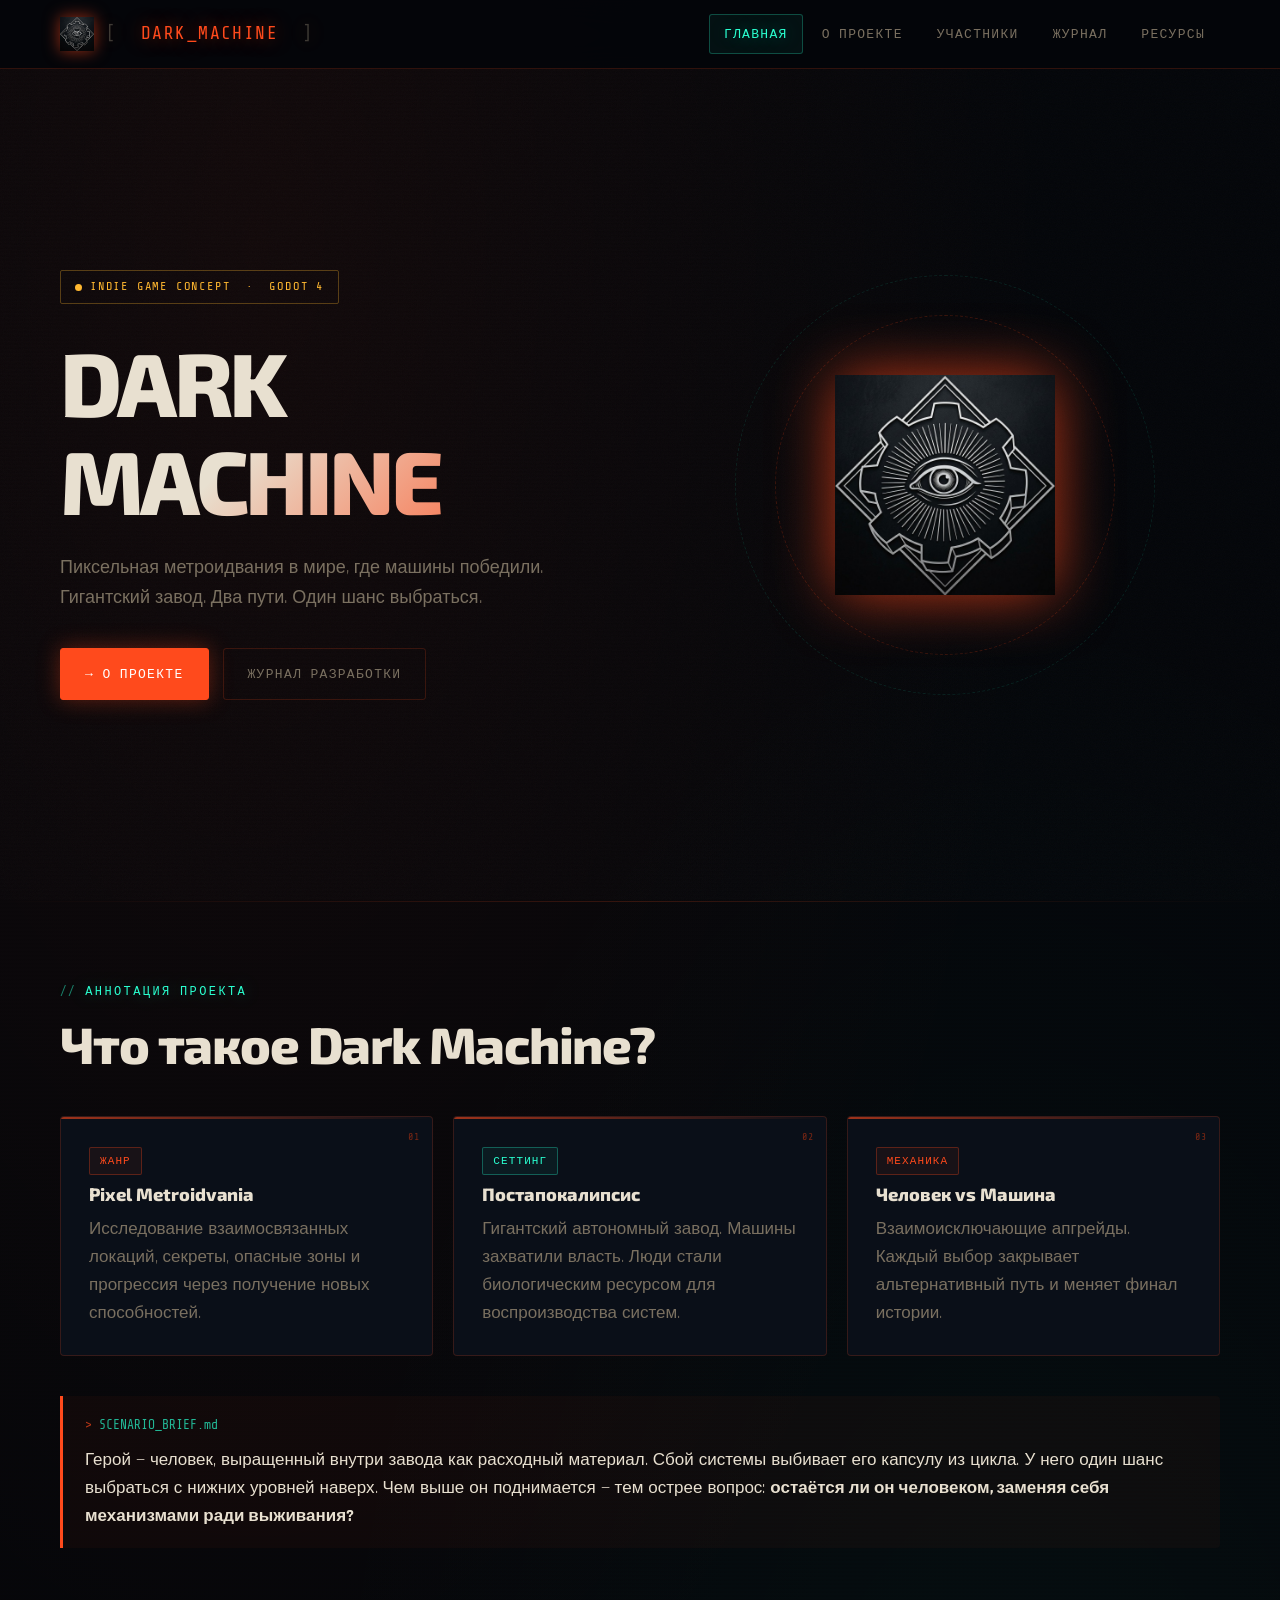
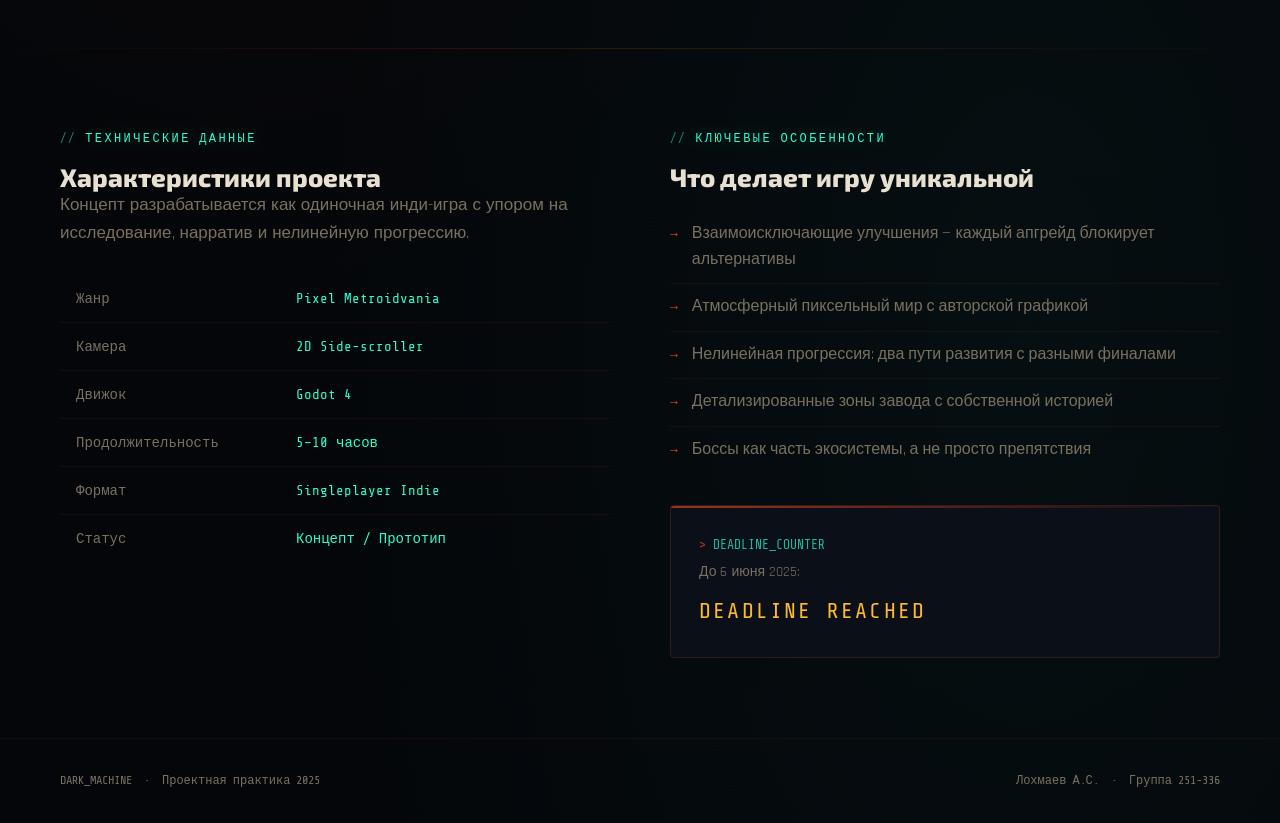
<file: site/index.html>
<!DOCTYPE html>
<html lang="ru">
<head>
    <meta charset="UTF-8">
    <meta name="viewport" content="width=device-width, initial-scale=1.0">
    <title>Dark Machine — Главная</title>
    <link rel="stylesheet" href="assets/css/style.css">
</head>
<body>

<header class="site-header">
    <div class="container header-inner">
        <a class="logo" href="index.html">
            <img src="images/logoDM.png" alt="DM">
            <span class="logo-bracket">[</span>&nbsp;DARK_MACHINE&nbsp;<span class="logo-bracket">]</span>
        </a>
        <nav class="nav">
            <a href="index.html" class="nav-link active">Главная</a>
            <a href="about.html" class="nav-link">О проекте</a>
            <a href="participants.html" class="nav-link">Участники</a>
            <a href="journal.html" class="nav-link">Журнал</a>
            <a href="resources.html" class="nav-link">Ресурсы</a>
        </nav>
    </div>
</header>

<main>

    <!-- ═══ HERO ═══ -->
    <section class="hero-wrap">
        <div class="container">
            <div class="hero-grid">
                <div>
                    <div class="hero-badge">INDIE GAME CONCEPT &nbsp;·&nbsp; GODOT 4</div>
                    <h1 class="hero-title">DARK<br>MACHINE</h1>
                    <p class="hero-desc">
                        Пиксельная метроидвания в мире, где машины победили.
                        Гигантский завод. Два пути. Один шанс выбраться.
                    </p>
                    <div class="hero-actions">
                        <a href="about.html" class="btn btn-primary">→ О проекте</a>
                        <a href="journal.html" class="btn btn-ghost">Журнал разработки</a>
                    </div>
                </div>
                <div class="hero-visual">
                    <div class="logo-display">
                        <div class="orbit orbit-1"></div>
                        <div class="orbit orbit-2"></div>
                        <img src="images/logoDM.png" alt="Dark Machine Logo">
                    </div>
                </div>
            </div>
        </div>
    </section>

    <div class="divider"></div>

    <!-- ═══ АННОТАЦИЯ ═══ -->
    <section class="section">
        <div class="container">
            <div class="section-head">
                <div class="eyebrow">Аннотация проекта</div>
                <h2>Что такое Dark Machine?</h2>
            </div>

            <div class="cards-grid">
                <div class="card">
                    <div class="card-corner">01</div>
                    <div class="stat-badge">Жанр</div>
                    <h3>Pixel Metroidvania</h3>
                    <p>Исследование взаимосвязанных локаций, секреты, опасные зоны и прогрессия через получение новых способностей.</p>
                </div>
                <div class="card">
                    <div class="card-corner">02</div>
                    <div class="stat-badge teal">Сеттинг</div>
                    <h3>Постапокалипсис</h3>
                    <p>Гигантский автономный завод. Машины захватили власть. Люди стали биологическим ресурсом для воспроизводства систем.</p>
                </div>
                <div class="card">
                    <div class="card-corner">03</div>
                    <div class="stat-badge">Механика</div>
                    <h3>Человек vs Машина</h3>
                    <p>Взаимоисключающие апгрейды. Каждый выбор закрывает альтернативный путь и меняет финал истории.</p>
                </div>
            </div>

            <!-- Ключевая история -->
            <div class="highlight-box" style="margin-top: 40px;">
                <div class="terminal-line">SCENARIO_BRIEF.md</div>
                <p style="margin-top: 10px; font-size: 17px; color: var(--text);">
                    Герой — человек, выращенный внутри завода как расходный материал. Сбой системы выбивает его капсулу из цикла. У него один шанс выбраться с нижних уровней наверх. Чем выше он поднимается — тем острее вопрос: <strong>остаётся ли он человеком, заменяя себя механизмами ради выживания?</strong>
                </p>
            </div>
        </div>
    </section>

    <div class="divider"></div>

    <!-- ═══ ХАРАКТЕРИСТИКИ ═══ -->
    <section class="section">
        <div class="container">
            <div class="split">
                <div>
                    <div class="eyebrow">Технические данные</div>
                    <h2>Характеристики проекта</h2>
                    <p>Концепт разрабатывается как одиночная инди-игра с упором на исследование, нарратив и нелинейную прогрессию.</p>
                    <table class="spec-table" style="margin-top: 28px;">
                        <tr><td>Жанр</td><td>Pixel Metroidvania</td></tr>
                        <tr><td>Камера</td><td>2D Side-scroller</td></tr>
                        <tr><td>Движок</td><td>Godot 4</td></tr>
                        <tr><td>Продолжительность</td><td>5–10 часов</td></tr>
                        <tr><td>Формат</td><td>Singleplayer Indie</td></tr>
                        <tr><td>Статус</td><td>Концепт / Прототип</td></tr>
                    </table>
                </div>
                <div>
                    <div class="eyebrow">Ключевые особенности</div>
                    <h2>Что делает игру уникальной</h2>
                    <ul class="contrib-list" style="margin-top: 20px;">
                        <li>Взаимоисключающие улучшения — каждый апгрейд блокирует альтернативы</li>
                        <li>Атмосферный пиксельный мир с авторской графикой</li>
                        <li>Нелинейная прогрессия: два пути развития с разными финалами</li>
                        <li>Детализированные зоны завода с собственной историей</li>
                        <li>Боссы как часть экосистемы, а не просто препятствия</li>
                    </ul>

                    <!-- Дедлайн таймер -->
                    <div class="card" style="margin-top: 32px;">
                        <div class="terminal-line">DEADLINE_COUNTER</div>
                        <p style="font-size: 14px; margin-top: 6px; margin-bottom: 8px;">До 6 июня 2025:</p>
                        <div id="countdown" style="font-family: var(--mono); font-size: 22px; color: var(--amber); letter-spacing: 0.1em;">
                            — — : — —
                        </div>
                        <style>
                            #countdown em { font-style: normal; color: var(--muted); font-size: 14px; margin-right: 6px; }
                            #countdown span { color: var(--amber); }
                        </style>
                    </div>
                </div>
            </div>
        </div>
    </section>



</main>

<footer class="site-footer">
    <div class="container footer-inner">
        <p>DARK_MACHINE &nbsp;·&nbsp; Проектная практика 2025</p>
        <p>Лохмаев А.С. &nbsp;·&nbsp; Группа 251-336</p>
    </div>
</footer>

<script src="assets/js/main.js"></script>
</body>
</html>
</file>
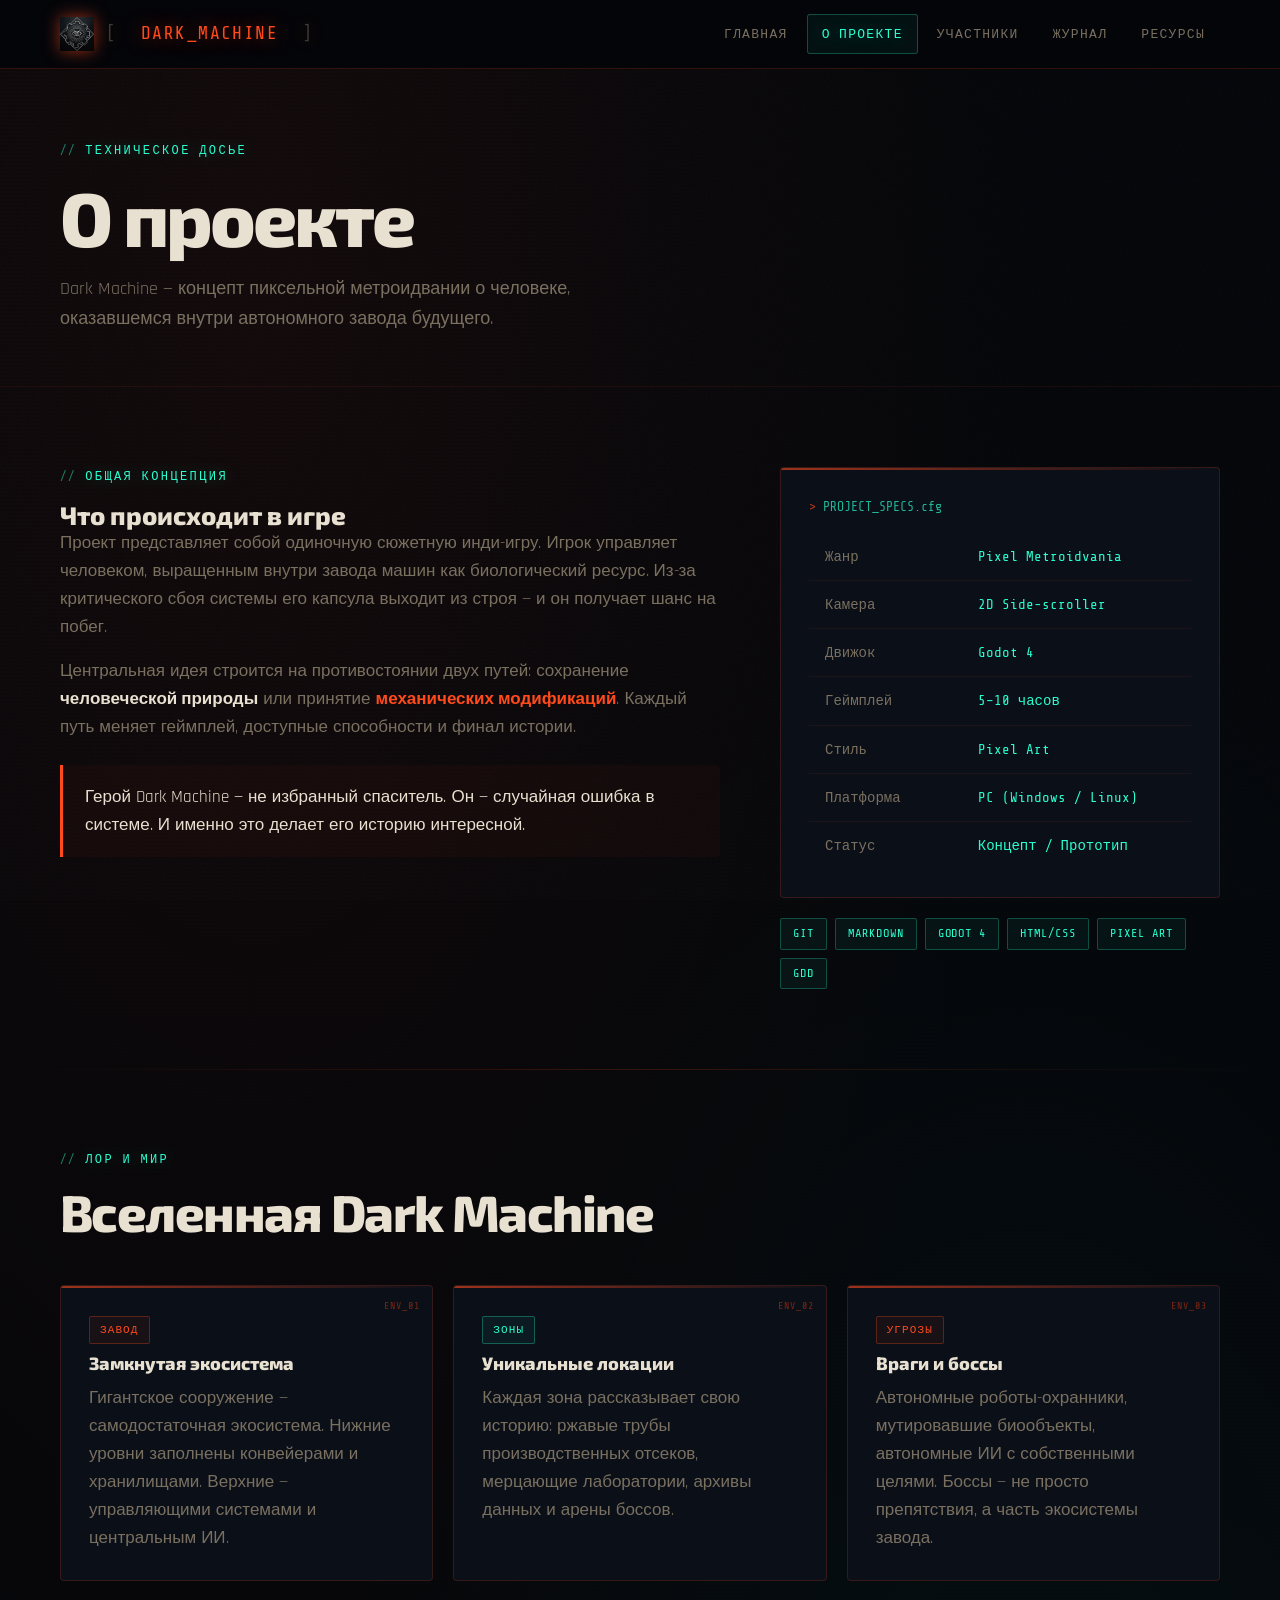
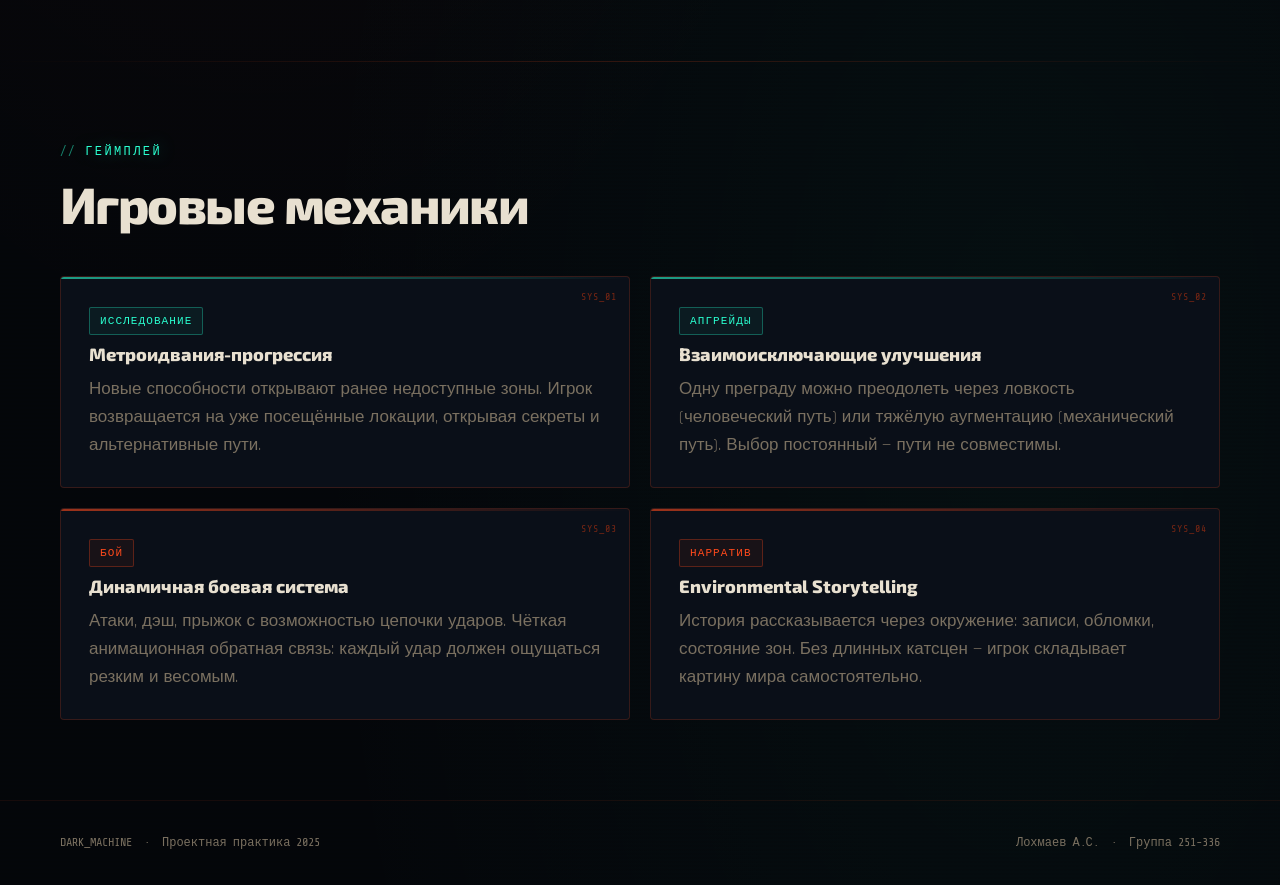
<file: site/about.html>
<!DOCTYPE html>
<html lang="ru">
<head>
    <meta charset="UTF-8">
    <meta name="viewport" content="width=device-width, initial-scale=1.0">
    <title>Dark Machine — О проекте</title>
    <link rel="stylesheet" href="assets/css/style.css">
</head>
<body>

<header class="site-header">
    <div class="container header-inner">
        <a class="logo" href="index.html">
            <img src="images/logoDM.png" alt="DM">
            <span class="logo-bracket">[</span>&nbsp;DARK_MACHINE&nbsp;<span class="logo-bracket">]</span>
        </a>
        <nav class="nav">
            <a href="index.html" class="nav-link">Главная</a>
            <a href="about.html" class="nav-link active">О проекте</a>
            <a href="participants.html" class="nav-link">Участники</a>
            <a href="journal.html" class="nav-link">Журнал</a>
            <a href="resources.html" class="nav-link">Ресурсы</a>
        </nav>
    </div>
</header>

<main>

    <section class="page-hero">
        <div class="container">
            <div class="eyebrow">Техническое досье</div>
            <h1 style="font-size: clamp(40px,6vw,76px); letter-spacing:-0.04em; margin-bottom: 16px;">О проекте</h1>
            <p style="font-size:18px; max-width:600px;">
                Dark Machine — концепт пиксельной метроидвании о человеке, оказавшемся внутри автономного завода будущего.
            </p>
        </div>
    </section>

    <!-- ═══ КОНЦЕПЦИЯ ═══ -->
    <section class="section">
        <div class="container">
            <div class="split split-wide">
                <div>
                    <div class="eyebrow">Общая концепция</div>
                    <h2>Что происходит в игре</h2>
                    <p>
                        Проект представляет собой одиночную сюжетную инди-игру. Игрок управляет человеком,
                        выращенным внутри завода машин как биологический ресурс. Из-за критического сбоя системы
                        его капсула выходит из строя — и он получает шанс на побег.
                    </p>
                    <p>
                        Центральная идея строится на противостоянии двух путей: сохранение
                        <strong style="color:var(--text)">человеческой природы</strong> или принятие
                        <strong style="color:var(--red)">механических модификаций</strong>.
                        Каждый путь меняет геймплей, доступные способности и финал истории.
                    </p>
                    <div class="highlight-box" style="margin-top: 24px;">
                        <p style="color: var(--text); margin:0;">
                            Герой Dark Machine — не избранный спаситель. Он — случайная ошибка в системе.
                            И именно это делает его историю интересной.
                        </p>
                    </div>
                </div>
                <div>
                    <div class="card">
                        <div class="terminal-line">PROJECT_SPECS.cfg</div>
                        <table class="spec-table" style="margin-top: 16px;">
                            <tr><td>Жанр</td><td>Pixel Metroidvania</td></tr>
                            <tr><td>Камера</td><td>2D Side-scroller</td></tr>
                            <tr><td>Движок</td><td>Godot 4</td></tr>
                            <tr><td>Геймплей</td><td>5–10 часов</td></tr>
                            <tr><td>Стиль</td><td>Pixel Art</td></tr>
                            <tr><td>Платформа</td><td>PC (Windows / Linux)</td></tr>
                            <tr><td>Статус</td><td>Концепт / Прототип</td></tr>
                        </table>
                    </div>

                    <div class="tag-row" style="margin-top: 20px;">
                        <span class="tag">Git</span>
                        <span class="tag">Markdown</span>
                        <span class="tag">Godot 4</span>
                        <span class="tag">HTML/CSS</span>
                        <span class="tag">Pixel Art</span>
                        <span class="tag">GDD</span>
                    </div>
                </div>
            </div>
        </div>
    </section>

    <div class="divider"></div>

    <!-- ═══ МИР ИГРЫ ═══ -->
    <section class="section">
        <div class="container">
            <div class="section-head">
                <div class="eyebrow">Лор и мир</div>
                <h2>Вселенная Dark Machine</h2>
            </div>

            <div class="cards-grid">
                <div class="card">
                    <div class="card-corner">ENV_01</div>
                    <div class="stat-badge">Завод</div>
                    <h3>Замкнутая экосистема</h3>
                    <p>Гигантское сооружение — самодостаточная экосистема. Нижние уровни заполнены конвейерами и хранилищами. Верхние — управляющими системами и центральным ИИ.</p>
                </div>
                <div class="card">
                    <div class="card-corner">ENV_02</div>
                    <div class="stat-badge teal">Зоны</div>
                    <h3>Уникальные локации</h3>
                    <p>Каждая зона рассказывает свою историю: ржавые трубы производственных отсеков, мерцающие лаборатории, архивы данных и арены боссов.</p>
                </div>
                <div class="card">
                    <div class="card-corner">ENV_03</div>
                    <div class="stat-badge">Угрозы</div>
                    <h3>Враги и боссы</h3>
                    <p>Автономные роботы-охранники, мутировавшие биообъекты, автономные ИИ с собственными целями. Боссы — не просто препятствия, а часть экосистемы завода.</p>
                </div>
            </div>


        </div>
    </section>

    <div class="divider"></div>

    <!-- ═══ МЕХАНИКИ ═══ -->
    <section class="section">
        <div class="container">
            <div class="section-head">
                <div class="eyebrow">Геймплей</div>
                <h2>Игровые механики</h2>
            </div>

            <div class="cards-grid-2">
                <div class="card teal">
                    <div class="card-corner">SYS_01</div>
                    <div class="stat-badge teal">Исследование</div>
                    <h3>Метроидвания-прогрессия</h3>
                    <p>Новые способности открывают ранее недоступные зоны. Игрок возвращается на уже посещённые локации, открывая секреты и альтернативные пути.</p>
                </div>
                <div class="card teal">
                    <div class="card-corner">SYS_02</div>
                    <div class="stat-badge teal">Апгрейды</div>
                    <h3>Взаимоисключающие улучшения</h3>
                    <p>Одну преграду можно преодолеть через ловкость (человеческий путь) или тяжёлую аугментацию (механический путь). Выбор постоянный — пути не совместимы.</p>
                </div>
                <div class="card">
                    <div class="card-corner">SYS_03</div>
                    <div class="stat-badge">Бой</div>
                    <h3>Динамичная боевая система</h3>
                    <p>Атаки, дэш, прыжок с возможностью цепочки ударов. Чёткая анимационная обратная связь: каждый удар должен ощущаться резким и весомым.</p>
                </div>
                <div class="card">
                    <div class="card-corner">SYS_04</div>
                    <div class="stat-badge">Нарратив</div>
                    <h3>Environmental Storytelling</h3>
                    <p>История рассказывается через окружение: записи, обломки, состояние зон. Без длинных катсцен — игрок складывает картину мира самостоятельно.</p>
                </div>
            </div>
        </div>
    </section>



</main>

<footer class="site-footer">
    <div class="container footer-inner">
        <p>DARK_MACHINE &nbsp;·&nbsp; Проектная практика 2025</p>
        <p>Лохмаев А.С. &nbsp;·&nbsp; Группа 251-336</p>
    </div>
</footer>

<script src="assets/js/main.js"></script>
</body>
</html>
</file>
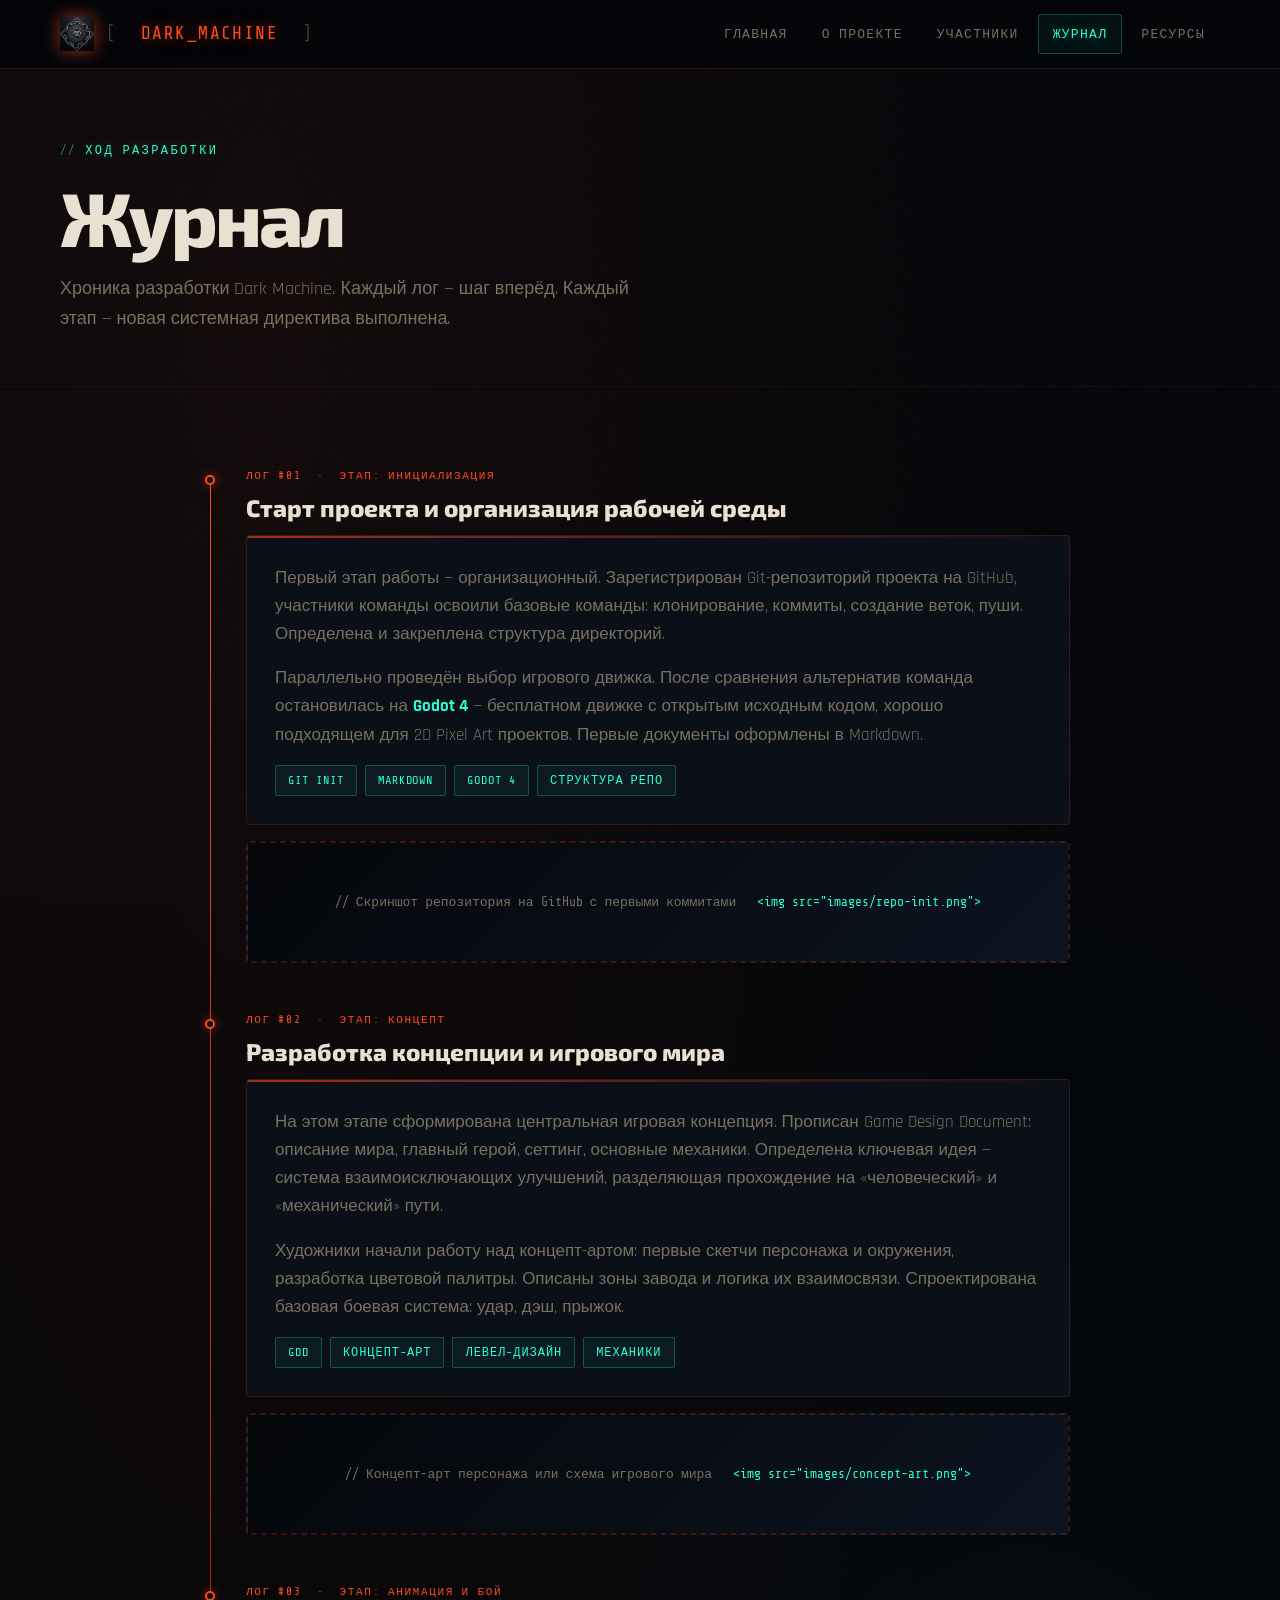
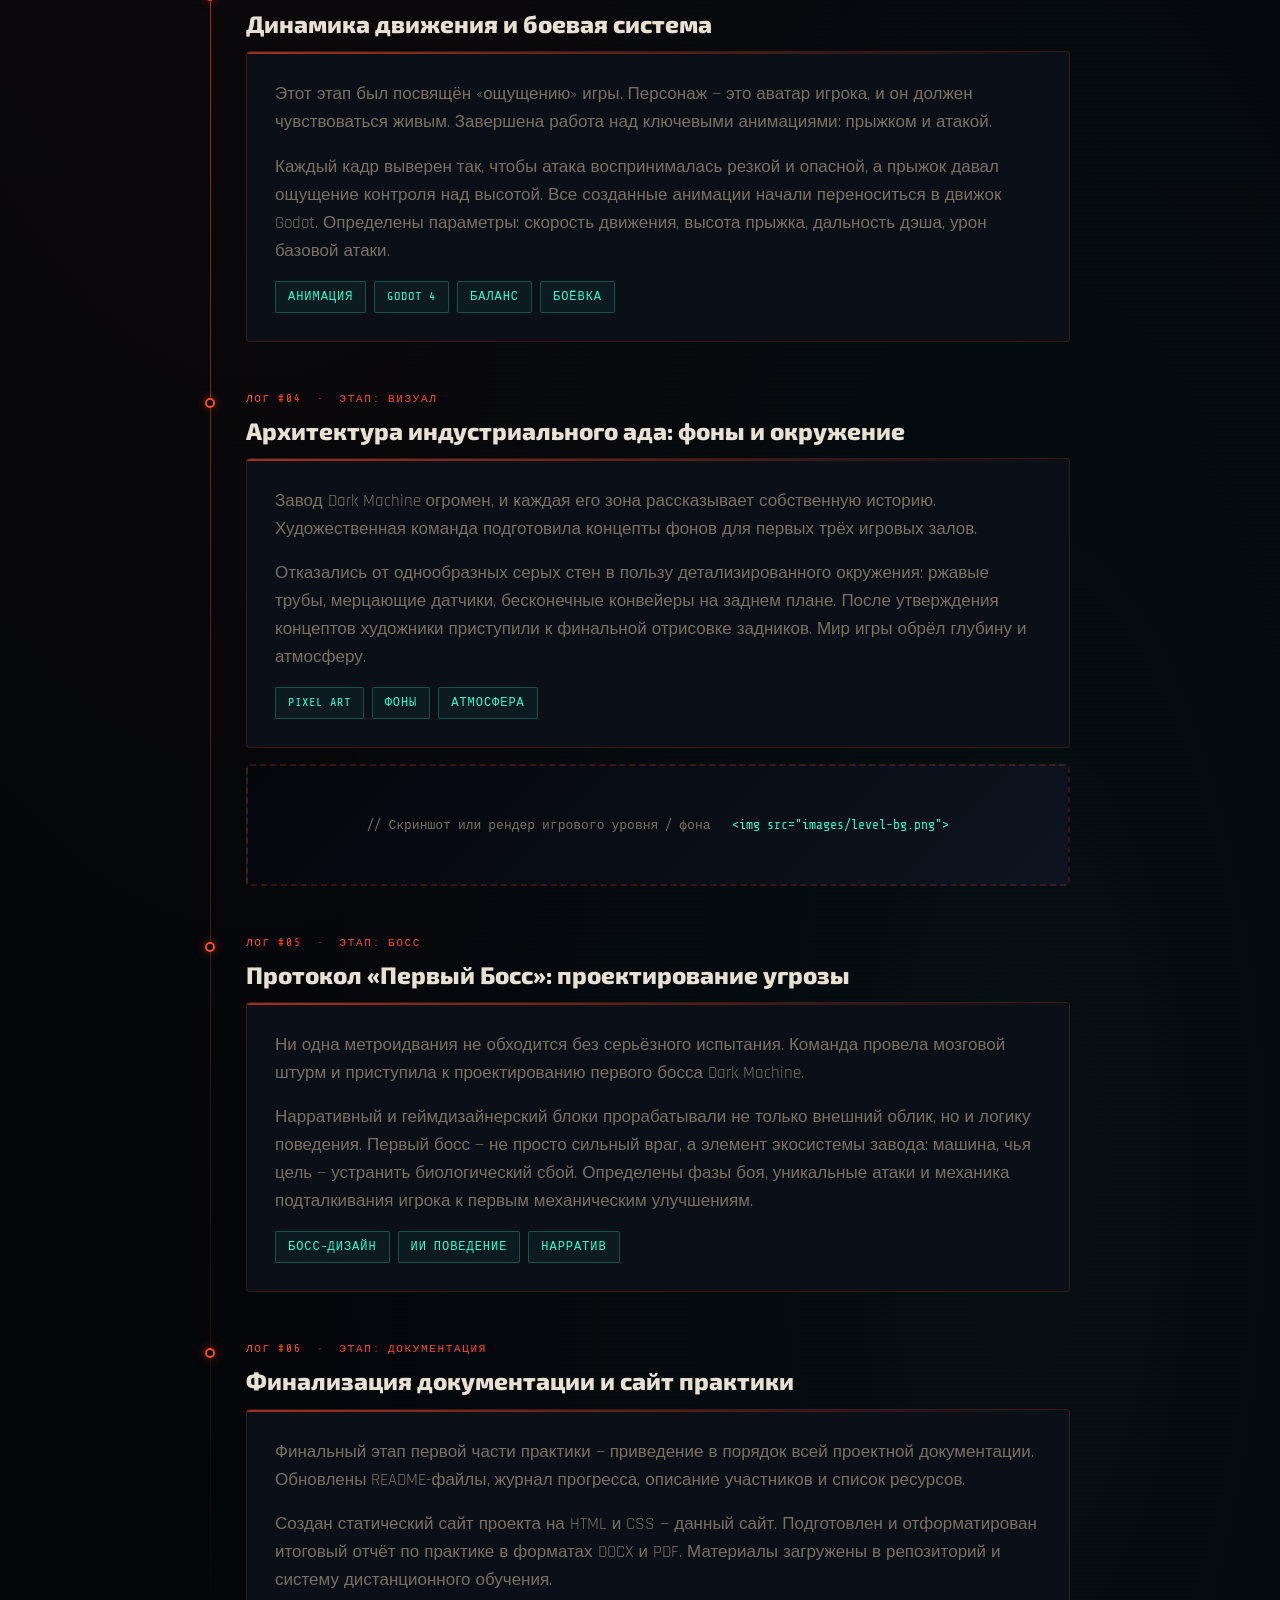
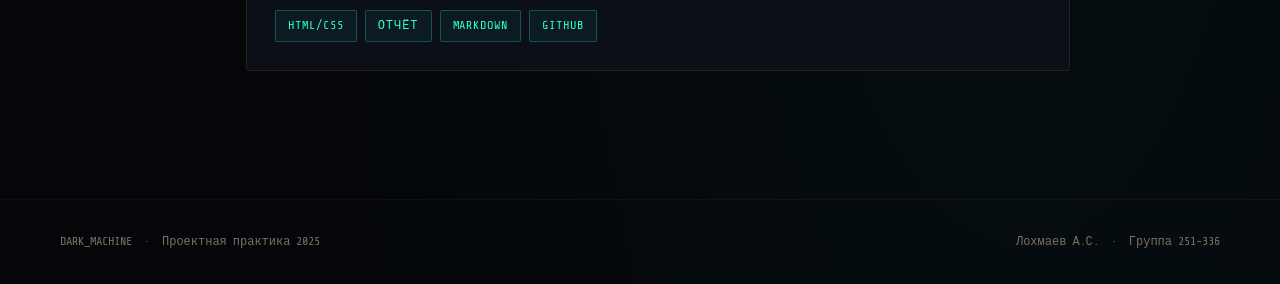
<file: site/journal.html>
<!DOCTYPE html>
<html lang="ru">
<head>
    <meta charset="UTF-8">
    <meta name="viewport" content="width=device-width, initial-scale=1.0">
    <title>Dark Machine — Журнал</title>
    <link rel="stylesheet" href="assets/css/style.css">
</head>
<body>

<header class="site-header">
    <div class="container header-inner">
        <a class="logo" href="index.html">
            <img src="images/logoDM.png" alt="DM">
            <span class="logo-bracket">[</span>&nbsp;DARK_MACHINE&nbsp;<span class="logo-bracket">]</span>
        </a>
        <nav class="nav">
            <a href="index.html" class="nav-link">Главная</a>
            <a href="about.html" class="nav-link">О проекте</a>
            <a href="participants.html" class="nav-link">Участники</a>
            <a href="journal.html" class="nav-link active">Журнал</a>
            <a href="resources.html" class="nav-link">Ресурсы</a>
        </nav>
    </div>
</header>

<main>

    <section class="page-hero">
        <div class="container">
            <div class="eyebrow">Ход разработки</div>
            <h1 style="font-size:clamp(40px,6vw,76px);letter-spacing:-0.04em;margin-bottom:16px;">Журнал</h1>
            <p style="font-size:18px;max-width:580px;">
                Хроника разработки Dark Machine. Каждый лог — шаг вперёд. Каждый этап — новая системная директива выполнена.
            </p>
        </div>
    </section>

    <section class="section">
        <div class="container" style="max-width: 860px;">
            <div class="timeline">

                <!-- LOG 01 -->
                <div class="tl-entry">
                    <div class="tl-dot"></div>
                    <div class="tl-tag">ЛОГ #01 &nbsp;·&nbsp; ЭТАП: ИНИЦИАЛИЗАЦИЯ</div>
                    <h2>Старт проекта и организация рабочей среды</h2>
                    <div class="card" style="margin-top: 14px;">
                        <p>
                            Первый этап работы — организационный. Зарегистрирован Git-репозиторий проекта на GitHub,
                            участники команды освоили базовые команды: клонирование, коммиты, создание веток, пуши.
                            Определена и закреплена структура директорий.
                        </p>
                        <p>
                            Параллельно проведён выбор игрового движка. После сравнения альтернатив команда остановилась
                            на <strong style="color:var(--teal)">Godot 4</strong> — бесплатном движке с открытым исходным кодом,
                            хорошо подходящем для 2D Pixel Art проектов. Первые документы оформлены в Markdown.
                        </p>
                        <div class="tag-row" style="margin-top: 14px;">
                            <span class="tag">Git Init</span>
                            <span class="tag">Markdown</span>
                            <span class="tag">Godot 4</span>
                            <span class="tag">Структура репо</span>
                        </div>
                    </div>
                    <div class="media-placeholder" style="margin-top: 16px;">
                        <p style="margin:0;color:var(--muted);font-size:13px;">
                            // Скриншот репозитория на GitHub с первыми коммитами &nbsp;
                            <span style="color:var(--teal);">&lt;img src="images/repo-init.png"&gt;</span>
                        </p>
                    </div>
                </div>

                <!-- LOG 02 -->
                <div class="tl-entry">
                    <div class="tl-dot"></div>
                    <div class="tl-tag">ЛОГ #02 &nbsp;·&nbsp; ЭТАП: КОНЦЕПТ</div>
                    <h2>Разработка концепции и игрового мира</h2>
                    <div class="card" style="margin-top: 14px;">
                        <p>
                            На этом этапе сформирована центральная игровая концепция. Прописан Game Design Document:
                            описание мира, главный герой, сеттинг, основные механики. Определена ключевая идея —
                            система взаимоисключающих улучшений, разделяющая прохождение на «человеческий» и «механический» пути.
                        </p>
                        <p>
                            Художники начали работу над концепт-артом: первые скетчи персонажа и окружения,
                            разработка цветовой палитры. Описаны зоны завода и логика их взаимосвязи.
                            Спроектирована базовая боевая система: удар, дэш, прыжок.
                        </p>
                        <div class="tag-row" style="margin-top: 14px;">
                            <span class="tag">GDD</span>
                            <span class="tag">Концепт-арт</span>
                            <span class="tag">Левел-дизайн</span>
                            <span class="tag">Механики</span>
                        </div>
                    </div>
                    <div class="media-placeholder" style="margin-top: 16px;">
                        <p style="margin:0;color:var(--muted);font-size:13px;">
                            // Концепт-арт персонажа или схема игрового мира &nbsp;
                            <span style="color:var(--teal);">&lt;img src="images/concept-art.png"&gt;</span>
                        </p>
                    </div>
                </div>

                <!-- LOG 03 -->
                <div class="tl-entry">
                    <div class="tl-dot"></div>
                    <div class="tl-tag">ЛОГ #03 &nbsp;·&nbsp; ЭТАП: АНИМАЦИЯ И БОЙ</div>
                    <h2>Динамика движения и боевая система</h2>
                    <div class="card" style="margin-top: 14px;">
                        <p>
                            Этот этап был посвящён «ощущению» игры. Персонаж — это аватар игрока, и он должен чувствоваться живым.
                            Завершена работа над ключевыми анимациями: прыжком и атакой.
                        </p>
                        <p>
                            Каждый кадр выверен так, чтобы атака воспринималась резкой и опасной, а прыжок давал ощущение
                            контроля над высотой. Все созданные анимации начали переноситься в движок Godot.
                            Определены параметры: скорость движения, высота прыжка, дальность дэша, урон базовой атаки.
                        </p>
                        <div class="tag-row" style="margin-top: 14px;">
                            <span class="tag">Анимация</span>
                            <span class="tag">Godot 4</span>
                            <span class="tag">Баланс</span>
                            <span class="tag">Боёвка</span>
                        </div>
                    </div>
                </div>

                <!-- LOG 04 -->
                <div class="tl-entry">
                    <div class="tl-dot"></div>
                    <div class="tl-tag">ЛОГ #04 &nbsp;·&nbsp; ЭТАП: ВИЗУАЛ</div>
                    <h2>Архитектура индустриального ада: фоны и окружение</h2>
                    <div class="card" style="margin-top: 14px;">
                        <p>
                            Завод Dark Machine огромен, и каждая его зона рассказывает собственную историю.
                            Художественная команда подготовила концепты фонов для первых трёх игровых залов.
                        </p>
                        <p>
                            Отказались от однообразных серых стен в пользу детализированного окружения: ржавые трубы,
                            мерцающие датчики, бесконечные конвейеры на заднем плане. После утверждения концептов
                            художники приступили к финальной отрисовке задников. Мир игры обрёл глубину и атмосферу.
                        </p>
                        <div class="tag-row" style="margin-top: 14px;">
                            <span class="tag">Pixel Art</span>
                            <span class="tag">Фоны</span>
                            <span class="tag">Атмосфера</span>
                        </div>
                    </div>
                    <div class="media-placeholder" style="margin-top: 16px;">
                        <p style="margin:0;color:var(--muted);font-size:13px;">
                            // Скриншот или рендер игрового уровня / фона &nbsp;
                            <span style="color:var(--teal);">&lt;img src="images/level-bg.png"&gt;</span>
                        </p>
                    </div>
                </div>

                <!-- LOG 05 -->
                <div class="tl-entry">
                    <div class="tl-dot"></div>
                    <div class="tl-tag">ЛОГ #05 &nbsp;·&nbsp; ЭТАП: БОСС</div>
                    <h2>Протокол «Первый Босс»: проектирование угрозы</h2>
                    <div class="card" style="margin-top: 14px;">
                        <p>
                            Ни одна метроидвания не обходится без серьёзного испытания. Команда провела мозговой штурм
                            и приступила к проектированию первого босса Dark Machine.
                        </p>
                        <p>
                            Нарративный и геймдизайнерский блоки прорабатывали не только внешний облик, но и логику поведения.
                            Первый босс — не просто сильный враг, а элемент экосистемы завода: машина, чья цель —
                            устранить биологический сбой. Определены фазы боя, уникальные атаки и механика подталкивания
                            игрока к первым механическим улучшениям.
                        </p>
                        <div class="tag-row" style="margin-top: 14px;">
                            <span class="tag">Босс-дизайн</span>
                            <span class="tag">ИИ поведение</span>
                            <span class="tag">Нарратив</span>
                        </div>
                    </div>
                </div>

                <!-- LOG 06 -->
                <div class="tl-entry">
                    <div class="tl-dot"></div>
                    <div class="tl-tag">ЛОГ #06 &nbsp;·&nbsp; ЭТАП: ДОКУМЕНТАЦИЯ</div>
                    <h2>Финализация документации и сайт практики</h2>
                    <div class="card" style="margin-top: 14px;">
                        <p>
                            Финальный этап первой части практики — приведение в порядок всей проектной документации.
                            Обновлены README-файлы, журнал прогресса, описание участников и список ресурсов.
                        </p>
                        <p>
                            Создан статический сайт проекта на HTML и CSS — данный сайт. Подготовлен и отформатирован
                            итоговый отчёт по практике в форматах DOCX и PDF. Материалы загружены в репозиторий
                            и систему дистанционного обучения.
                        </p>
                        <div class="tag-row" style="margin-top: 14px;">
                            <span class="tag">HTML/CSS</span>
                            <span class="tag">Отчёт</span>
                            <span class="tag">Markdown</span>
                            <span class="tag">GitHub</span>
                        </div>
                    </div>
                </div>

            </div>
        </div>
    </section>

</main>

<footer class="site-footer">
    <div class="container footer-inner">
        <p>DARK_MACHINE &nbsp;·&nbsp; Проектная практика 2025</p>
        <p>Лохмаев А.С. &nbsp;·&nbsp; Группа 251-336</p>
    </div>
</footer>

<script src="assets/js/main.js"></script>
</body>
</html>
</file>
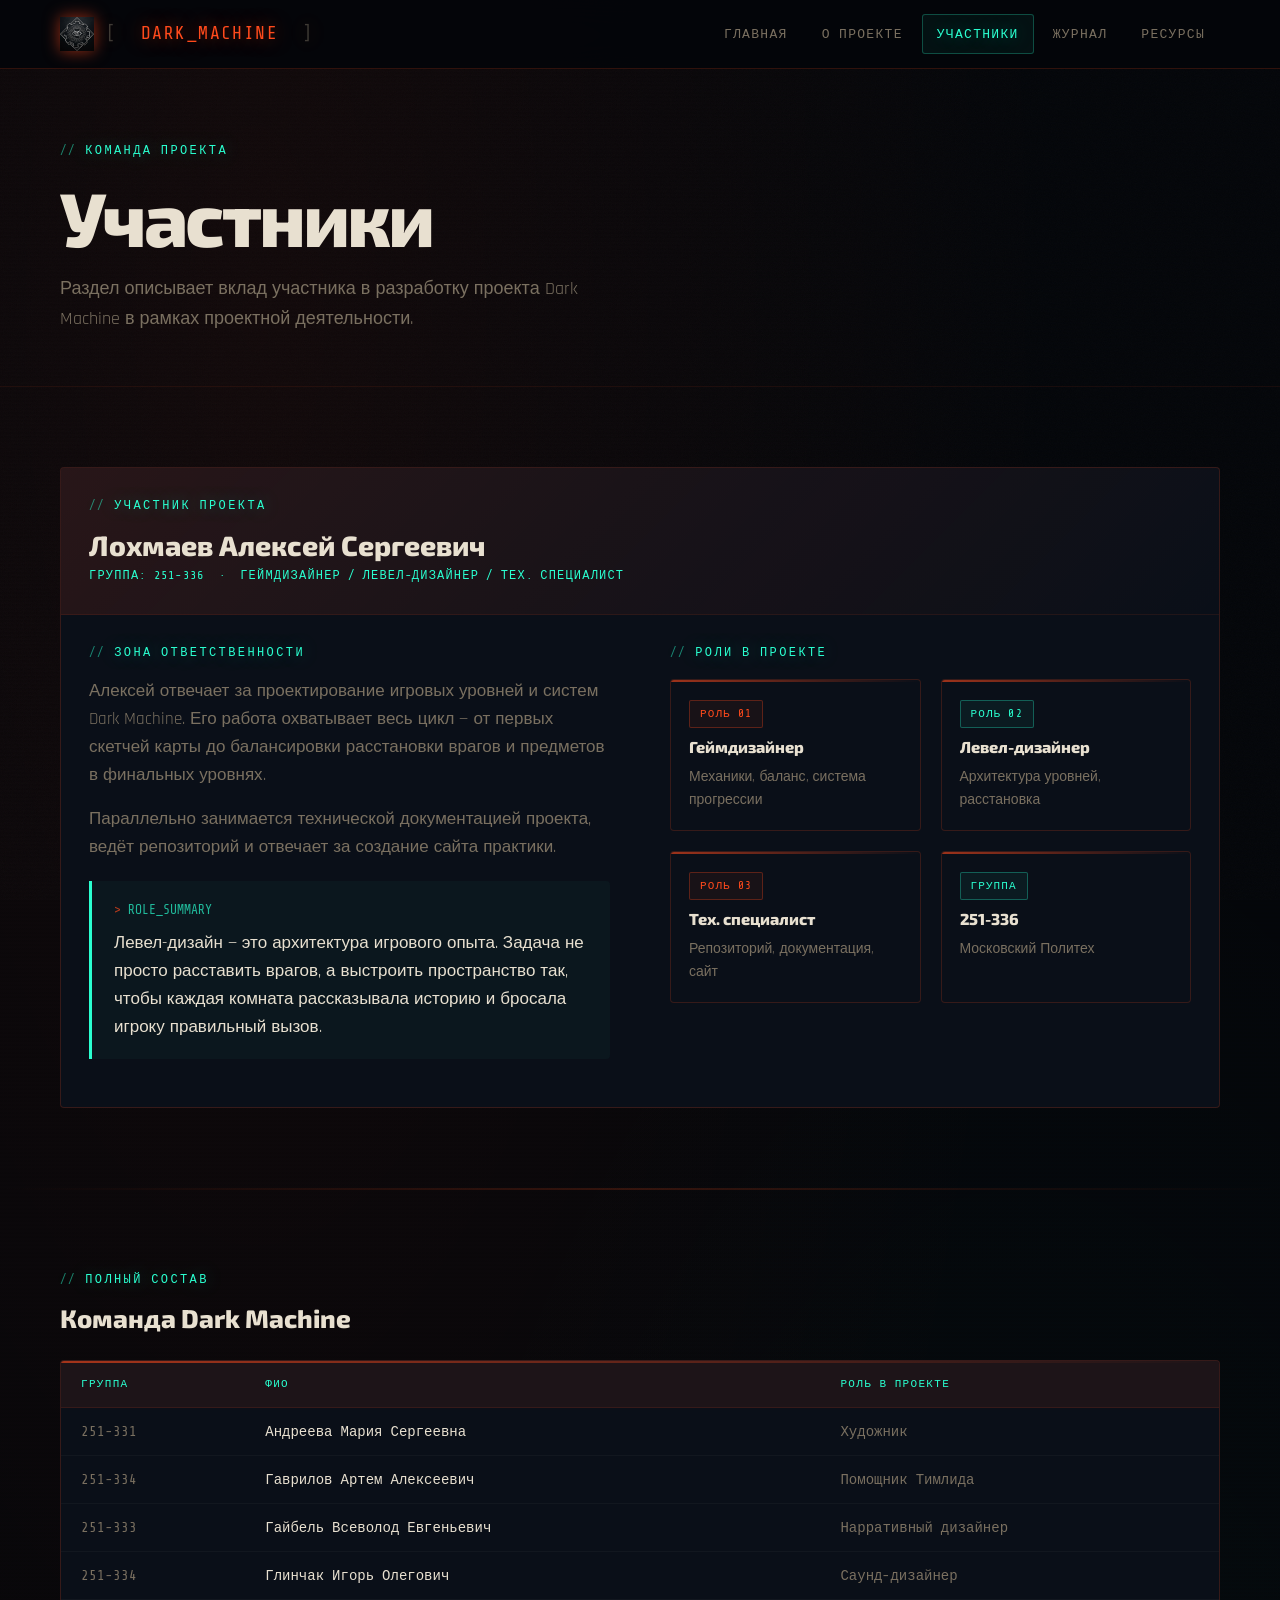
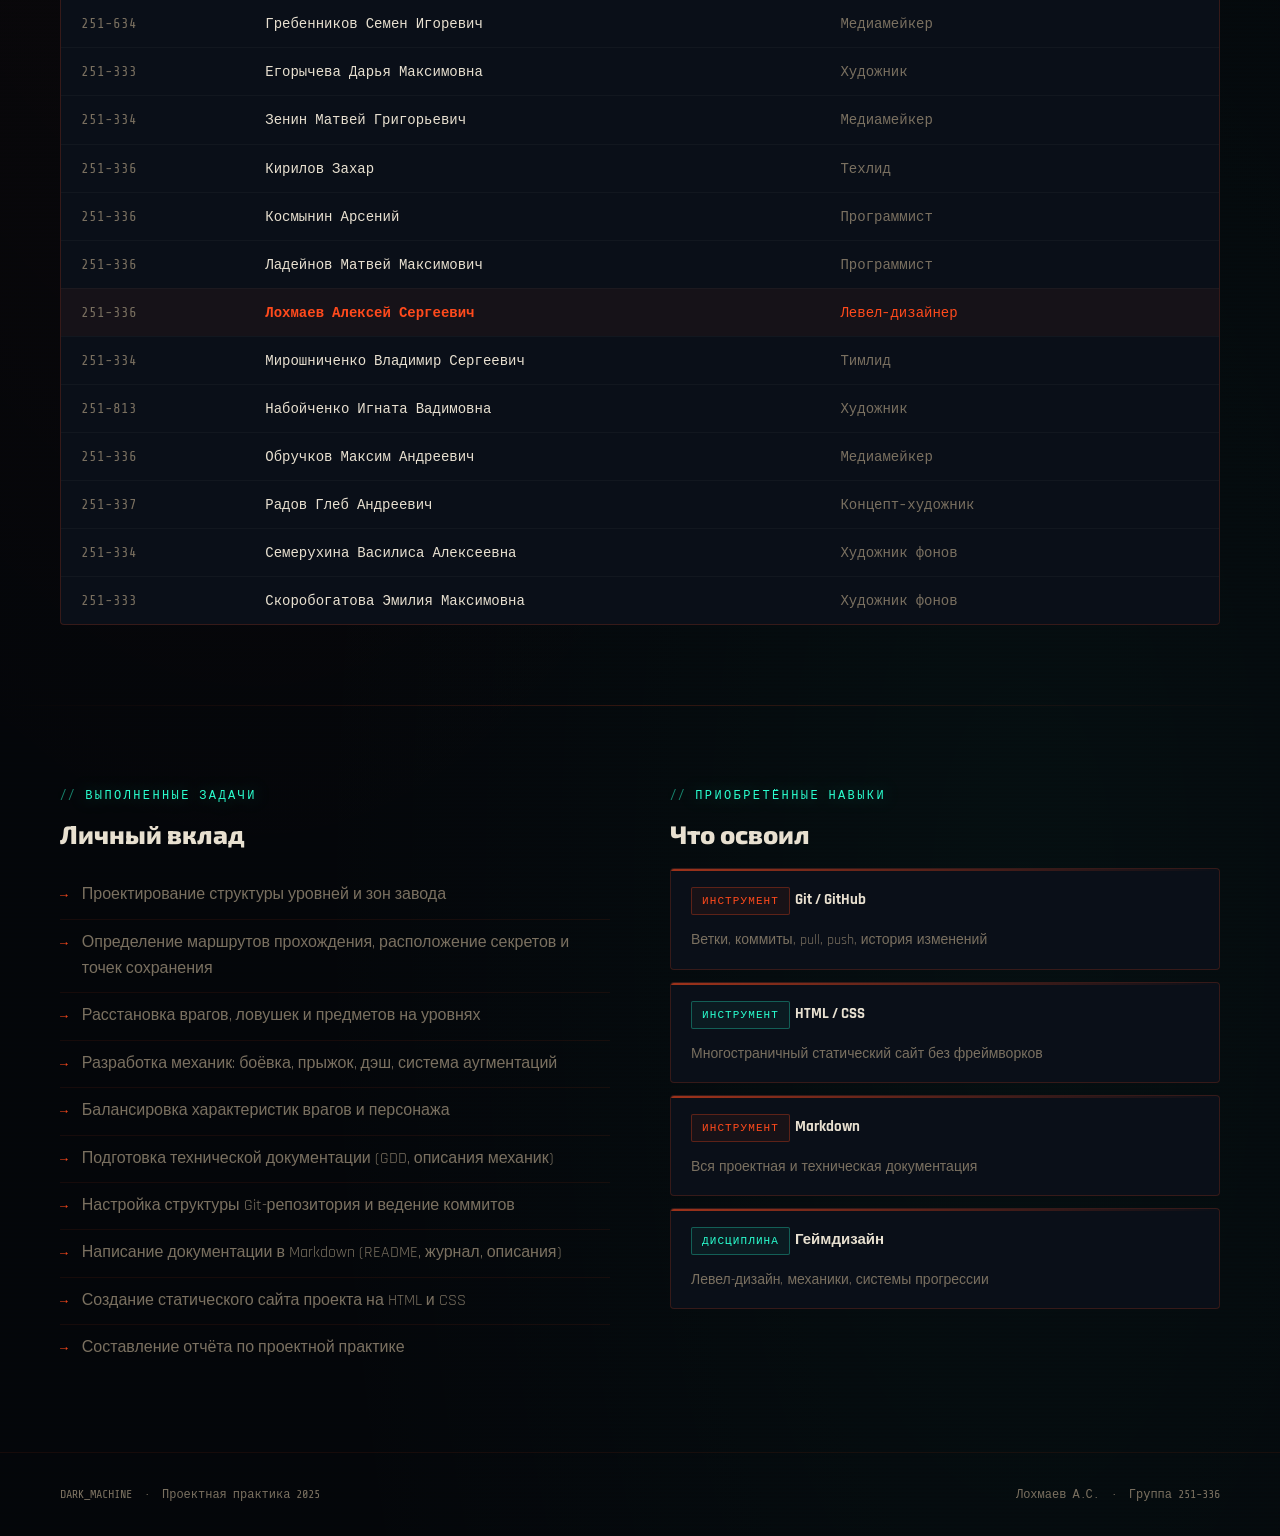
<file: site/participants.html>
<!DOCTYPE html>
<html lang="ru">
<head>
    <meta charset="UTF-8">
    <meta name="viewport" content="width=device-width, initial-scale=1.0">
    <title>Dark Machine — Участники</title>
    <link rel="stylesheet" href="assets/css/style.css">
</head>
<body>

<header class="site-header">
    <div class="container header-inner">
        <a class="logo" href="index.html">
            <img src="images/logoDM.png" alt="DM">
            <span class="logo-bracket">[</span>&nbsp;DARK_MACHINE&nbsp;<span class="logo-bracket">]</span>
        </a>
        <nav class="nav">
            <a href="index.html" class="nav-link">Главная</a>
            <a href="about.html" class="nav-link">О проекте</a>
            <a href="participants.html" class="nav-link active">Участники</a>
            <a href="journal.html" class="nav-link">Журнал</a>
            <a href="resources.html" class="nav-link">Ресурсы</a>
        </nav>
    </div>
</header>

<main>

    <section class="page-hero">
        <div class="container">
            <div class="eyebrow">Команда проекта</div>
            <h1 style="font-size:clamp(40px,6vw,76px);letter-spacing:-0.04em;margin-bottom:16px;">Участники</h1>
            <p style="font-size:18px;max-width:560px;">
                Раздел описывает вклад участника в разработку проекта Dark Machine в рамках проектной деятельности.
            </p>
        </div>
    </section>

    <!-- ═══ КАРТОЧКА УЧАСТНИКА ═══ -->
    <section class="section">
        <div class="container">

            <div class="participant-card">
                <div class="participant-header">
                    <div class="eyebrow">Участник проекта</div>
                    <h2>Лохмаев Алексей Сергеевич</h2>
                    <div class="participant-meta">ГРУППА: 251-336 &nbsp;·&nbsp; ГЕЙМДИЗАЙНЕР / ЛЕВЕЛ-ДИЗАЙНЕР / ТЕХ. СПЕЦИАЛИСТ</div>
                </div>
                <div class="participant-body">
                    <div class="split">
                        <div>
                            <div class="eyebrow">Зона ответственности</div>
                            <p>
                                Алексей отвечает за проектирование игровых уровней и систем Dark Machine. Его работа охватывает весь цикл — от первых скетчей карты до балансировки расстановки врагов и предметов в финальных уровнях.
                            </p>
                            <p>
                                Параллельно занимается технической документацией проекта, ведёт репозиторий и отвечает за создание сайта практики.
                            </p>

                            <div class="highlight-box teal" style="margin-top:20px;">
                                <div class="terminal-line">ROLE_SUMMARY</div>
                                <p style="color:var(--text);margin-top:8px;">
                                    Левел-дизайн — это архитектура игрового опыта. Задача не просто расставить врагов, а выстроить пространство так, чтобы каждая комната рассказывала историю и бросала игроку правильный вызов.
                                </p>
                            </div>
                        </div>

                        <div>
                            <div class="eyebrow">Роли в проекте</div>
                            <div class="cards-grid-2" style="margin-top:16px;">
                                <div class="card" style="padding:18px;">
                                    <div class="stat-badge">Роль 01</div>
                                    <h3 style="font-size:16px;">Геймдизайнер</h3>
                                    <p style="font-size:14px;">Механики, баланс, система прогрессии</p>
                                </div>
                                <div class="card" style="padding:18px;">
                                    <div class="stat-badge teal">Роль 02</div>
                                    <h3 style="font-size:16px;">Левел-дизайнер</h3>
                                    <p style="font-size:14px;">Архитектура уровней, расстановка</p>
                                </div>
                                <div class="card" style="padding:18px;">
                                    <div class="stat-badge">Роль 03</div>
                                    <h3 style="font-size:16px;">Тех. специалист</h3>
                                    <p style="font-size:14px;">Репозиторий, документация, сайт</p>
                                </div>
                                <div class="card" style="padding:18px;">
                                    <div class="stat-badge teal">Группа</div>
                                    <h3 style="font-size:16px;">251-336</h3>
                                    <p style="font-size:14px;">Московский Политех</p>
                                </div>
                            </div>
                        </div>
                    </div>
                </div>
            </div>

        </div>
    </section>

    <div class="divider"></div>

    <div class="divider"></div>

    <!-- ═══ ПОЛНЫЙ СОСТАВ КОМАНДЫ ═══ -->
    <section class="section">
        <div class="container">
            <div class="eyebrow">Полный состав</div>
            <h2>Команда Dark Machine</h2>
            <div class="card" style="padding: 0; overflow: hidden; margin-top: 28px;">
                <table style="width:100%; border-collapse:collapse; font-family:var(--mono); font-size:14px;">
                    <thead>
                        <tr style="background: rgba(255,74,28,0.08); border-bottom: 1px solid var(--border);">
                            <th style="padding:14px 20px; text-align:left; color:var(--teal); font-size:11px; letter-spacing:0.12em; text-transform:uppercase; font-weight:400;">Группа</th>
                            <th style="padding:14px 20px; text-align:left; color:var(--teal); font-size:11px; letter-spacing:0.12em; text-transform:uppercase; font-weight:400;">ФИО</th>
                            <th style="padding:14px 20px; text-align:left; color:var(--teal); font-size:11px; letter-spacing:0.12em; text-transform:uppercase; font-weight:400;">Роль в проекте</th>
                        </tr>
                    </thead>
                    <tbody>
                        <tr style="border-bottom:1px solid rgba(255,255,255,0.03);"><td style="padding:12px 20px;color:var(--muted);">251-331</td><td style="padding:12px 20px;color:var(--text);">Андреева Мария Сергеевна</td><td style="padding:12px 20px;color:var(--muted);">Художник</td></tr>
                        <tr style="border-bottom:1px solid rgba(255,255,255,0.03);"><td style="padding:12px 20px;color:var(--muted);">251-334</td><td style="padding:12px 20px;color:var(--text);">Гаврилов Артем Алексеевич</td><td style="padding:12px 20px;color:var(--muted);">Помощник Тимлида</td></tr>
                        <tr style="border-bottom:1px solid rgba(255,255,255,0.03);"><td style="padding:12px 20px;color:var(--muted);">251-333</td><td style="padding:12px 20px;color:var(--text);">Гайбель Всеволод Евгеньевич</td><td style="padding:12px 20px;color:var(--muted);">Нарративный дизайнер</td></tr>
                        <tr style="border-bottom:1px solid rgba(255,255,255,0.03);"><td style="padding:12px 20px;color:var(--muted);">251-334</td><td style="padding:12px 20px;color:var(--text);">Глинчак Игорь Олегович</td><td style="padding:12px 20px;color:var(--muted);">Саунд-дизайнер</td></tr>
                        <tr style="border-bottom:1px solid rgba(255,255,255,0.03);"><td style="padding:12px 20px;color:var(--muted);">251-634</td><td style="padding:12px 20px;color:var(--text);">Гребенников Семен Игоревич</td><td style="padding:12px 20px;color:var(--muted);">Медиамейкер</td></tr>
                        <tr style="border-bottom:1px solid rgba(255,255,255,0.03);"><td style="padding:12px 20px;color:var(--muted);">251-333</td><td style="padding:12px 20px;color:var(--text);">Егорычева Дарья Максимовна</td><td style="padding:12px 20px;color:var(--muted);">Художник</td></tr>
                        <tr style="border-bottom:1px solid rgba(255,255,255,0.03);"><td style="padding:12px 20px;color:var(--muted);">251-334</td><td style="padding:12px 20px;color:var(--text);">Зенин Матвей Григорьевич</td><td style="padding:12px 20px;color:var(--muted);">Медиамейкер</td></tr>
                        <tr style="border-bottom:1px solid rgba(255,255,255,0.03);"><td style="padding:12px 20px;color:var(--muted);">251-336</td><td style="padding:12px 20px;color:var(--text);">Кирилов Захар</td><td style="padding:12px 20px;color:var(--muted);">Техлид</td></tr>
                        <tr style="border-bottom:1px solid rgba(255,255,255,0.03);"><td style="padding:12px 20px;color:var(--muted);">251-336</td><td style="padding:12px 20px;color:var(--text);">Космынин Арсений</td><td style="padding:12px 20px;color:var(--muted);">Программист</td></tr>
                        <tr style="border-bottom:1px solid rgba(255,255,255,0.03);"><td style="padding:12px 20px;color:var(--muted);">251-336</td><td style="padding:12px 20px;color:var(--text);">Ладейнов Матвей Максимович</td><td style="padding:12px 20px;color:var(--muted);">Программист</td></tr>
                        <tr style="border-bottom:1px solid rgba(255,255,255,0.03); background: rgba(255,74,28,0.05);"><td style="padding:12px 20px;color:var(--muted);">251-336</td><td style="padding:12px 20px;color:var(--red);font-weight:700;">Лохмаев Алексей Сергеевич</td><td style="padding:12px 20px;color:var(--red);">Левел-дизайнер</td></tr>
                        <tr style="border-bottom:1px solid rgba(255,255,255,0.03);"><td style="padding:12px 20px;color:var(--muted);">251-334</td><td style="padding:12px 20px;color:var(--text);">Мирошниченко Владимир Сергеевич</td><td style="padding:12px 20px;color:var(--muted);">Тимлид</td></tr>
                        <tr style="border-bottom:1px solid rgba(255,255,255,0.03);"><td style="padding:12px 20px;color:var(--muted);">251-813</td><td style="padding:12px 20px;color:var(--text);">Набойченко Игната Вадимовна</td><td style="padding:12px 20px;color:var(--muted);">Художник</td></tr>
                        <tr style="border-bottom:1px solid rgba(255,255,255,0.03);"><td style="padding:12px 20px;color:var(--muted);">251-336</td><td style="padding:12px 20px;color:var(--text);">Обручков Максим Андреевич</td><td style="padding:12px 20px;color:var(--muted);">Медиамейкер</td></tr>
                        <tr style="border-bottom:1px solid rgba(255,255,255,0.03);"><td style="padding:12px 20px;color:var(--muted);">251-337</td><td style="padding:12px 20px;color:var(--text);">Радов Глеб Андреевич</td><td style="padding:12px 20px;color:var(--muted);">Концепт-художник</td></tr>
                        <tr style="border-bottom:1px solid rgba(255,255,255,0.03);"><td style="padding:12px 20px;color:var(--muted);">251-334</td><td style="padding:12px 20px;color:var(--text);">Семерухина Василиса Алексеевна</td><td style="padding:12px 20px;color:var(--muted);">Художник фонов</td></tr>
                        <tr><td style="padding:12px 20px;color:var(--muted);">251-333</td><td style="padding:12px 20px;color:var(--text);">Скоробогатова Эмилия Максимовна</td><td style="padding:12px 20px;color:var(--muted);">Художник фонов</td></tr>
                    </tbody>
                </table>
            </div>
        </div>
    </section>

    <div class="divider"></div>

    <!-- ═══ ЛИЧНЫЙ ВКЛАД ═══ -->
    <section class="section">
        <div class="container">
            <div class="split">
                <div>
                    <div class="eyebrow">Выполненные задачи</div>
                    <h2>Личный вклад</h2>
                    <ul class="contrib-list" style="margin-top:24px;">
                        <li>Проектирование структуры уровней и зон завода</li>
                        <li>Определение маршрутов прохождения, расположение секретов и точек сохранения</li>
                        <li>Расстановка врагов, ловушек и предметов на уровнях</li>
                        <li>Разработка механик: боёвка, прыжок, дэш, система аугментаций</li>
                        <li>Балансировка характеристик врагов и персонажа</li>
                        <li>Подготовка технической документации (GDD, описания механик)</li>
                        <li>Настройка структуры Git-репозитория и ведение коммитов</li>
                        <li>Написание документации в Markdown (README, журнал, описания)</li>
                        <li>Создание статического сайта проекта на HTML и CSS</li>
                        <li>Составление отчёта по проектной практике</li>
                    </ul>
                </div>
                <div>
                    <div class="eyebrow">Приобретённые навыки</div>
                    <h2>Что освоил</h2>
                    <div style="margin-top: 20px; display: flex; flex-direction: column; gap: 12px;">
                        <div class="card" style="padding: 16px 20px;">
                            <div class="stat-badge">Инструмент</div>
                            <strong style="font-size: 15px;">Git / GitHub</strong>
                            <p style="font-size: 14px; margin-top: 4px;">Ветки, коммиты, pull, push, история изменений</p>
                        </div>
                        <div class="card" style="padding: 16px 20px;">
                            <div class="stat-badge teal">Инструмент</div>
                            <strong style="font-size: 15px;">HTML / CSS</strong>
                            <p style="font-size: 14px; margin-top: 4px;">Многостраничный статический сайт без фреймворков</p>
                        </div>
                        <div class="card" style="padding: 16px 20px;">
                            <div class="stat-badge">Инструмент</div>
                            <strong style="font-size: 15px;">Markdown</strong>
                            <p style="font-size: 14px; margin-top: 4px;">Вся проектная и техническая документация</p>
                        </div>
                        <div class="card" style="padding: 16px 20px;">
                            <div class="stat-badge teal">Дисциплина</div>
                            <strong style="font-size: 15px;">Геймдизайн</strong>
                            <p style="font-size: 14px; margin-top: 4px;">Левел-дизайн, механики, системы прогрессии</p>
                        </div>
                    </div>
                </div>
            </div>
        </div>
    </section>

</main>

<footer class="site-footer">
    <div class="container footer-inner">
        <p>DARK_MACHINE &nbsp;·&nbsp; Проектная практика 2025</p>
        <p>Лохмаев А.С. &nbsp;·&nbsp; Группа 251-336</p>
    </div>
</footer>

<script src="assets/js/main.js"></script>
</body>
</html>
</file>
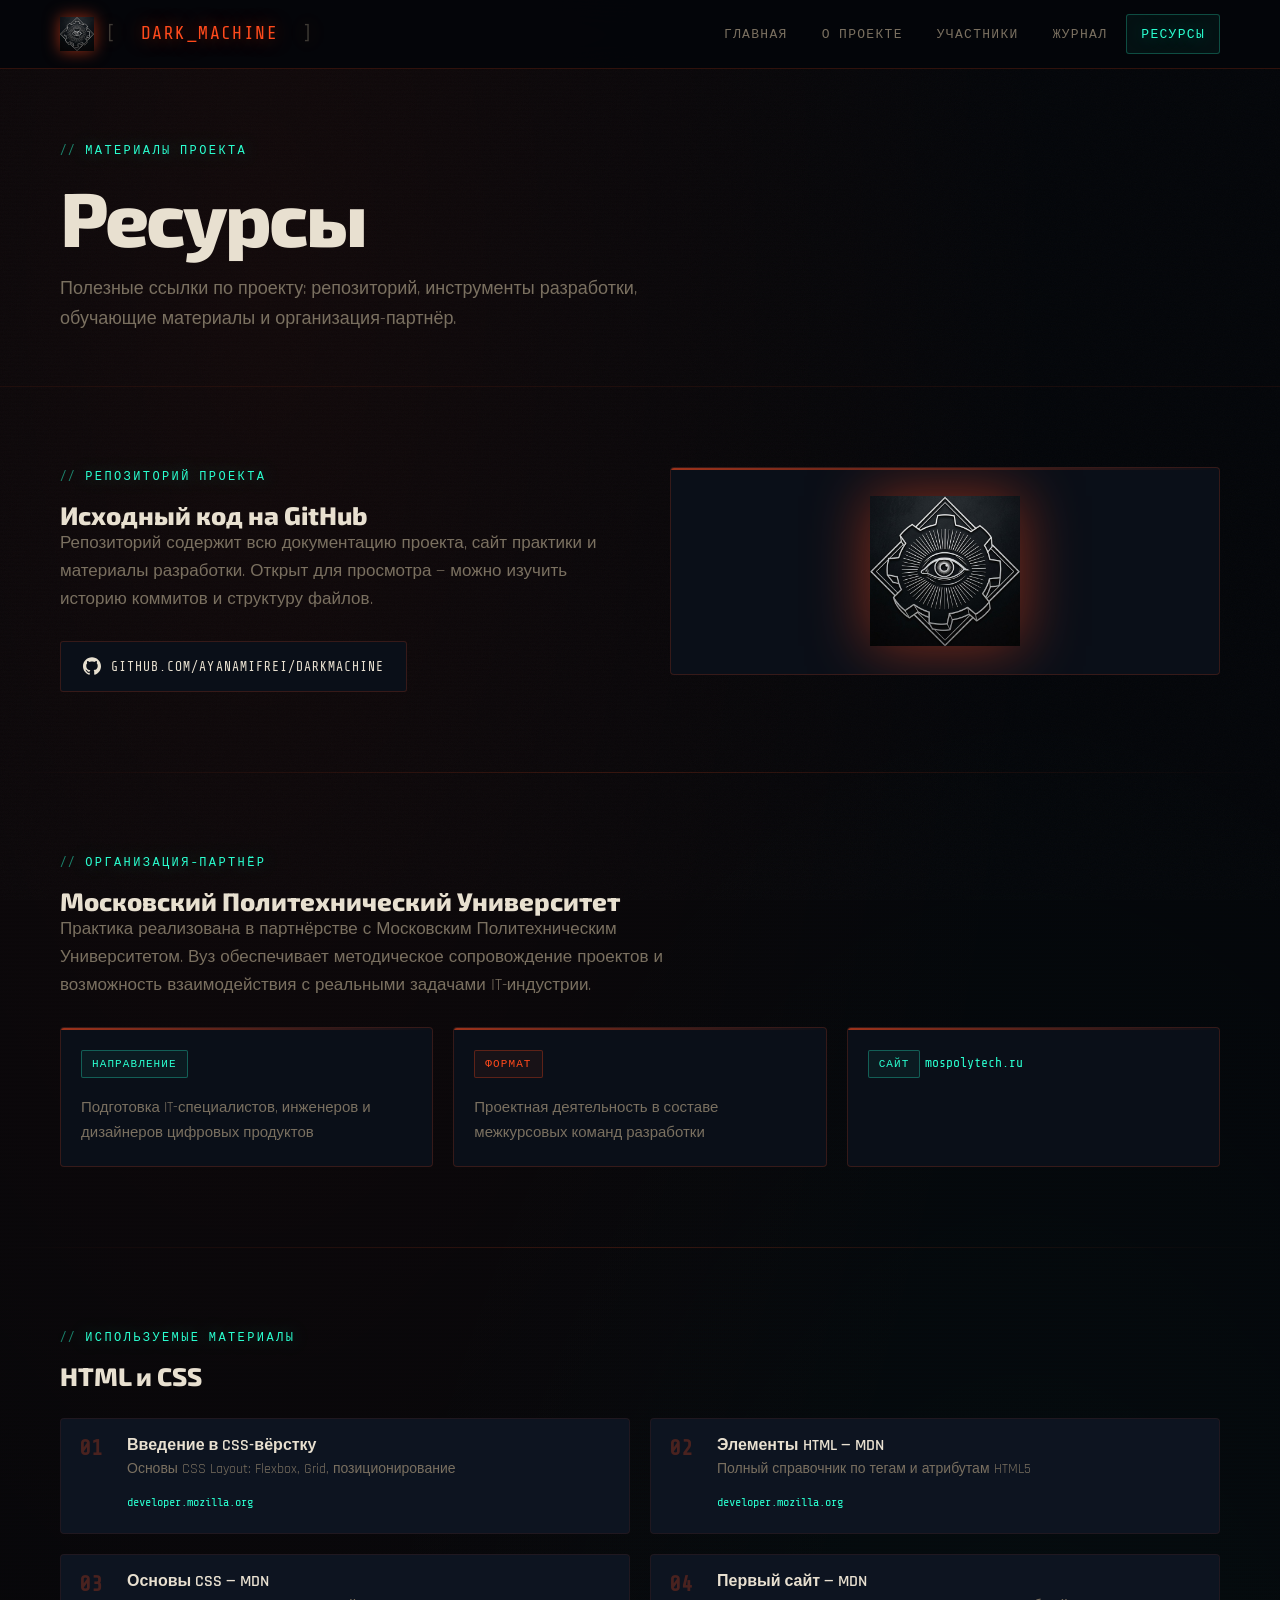
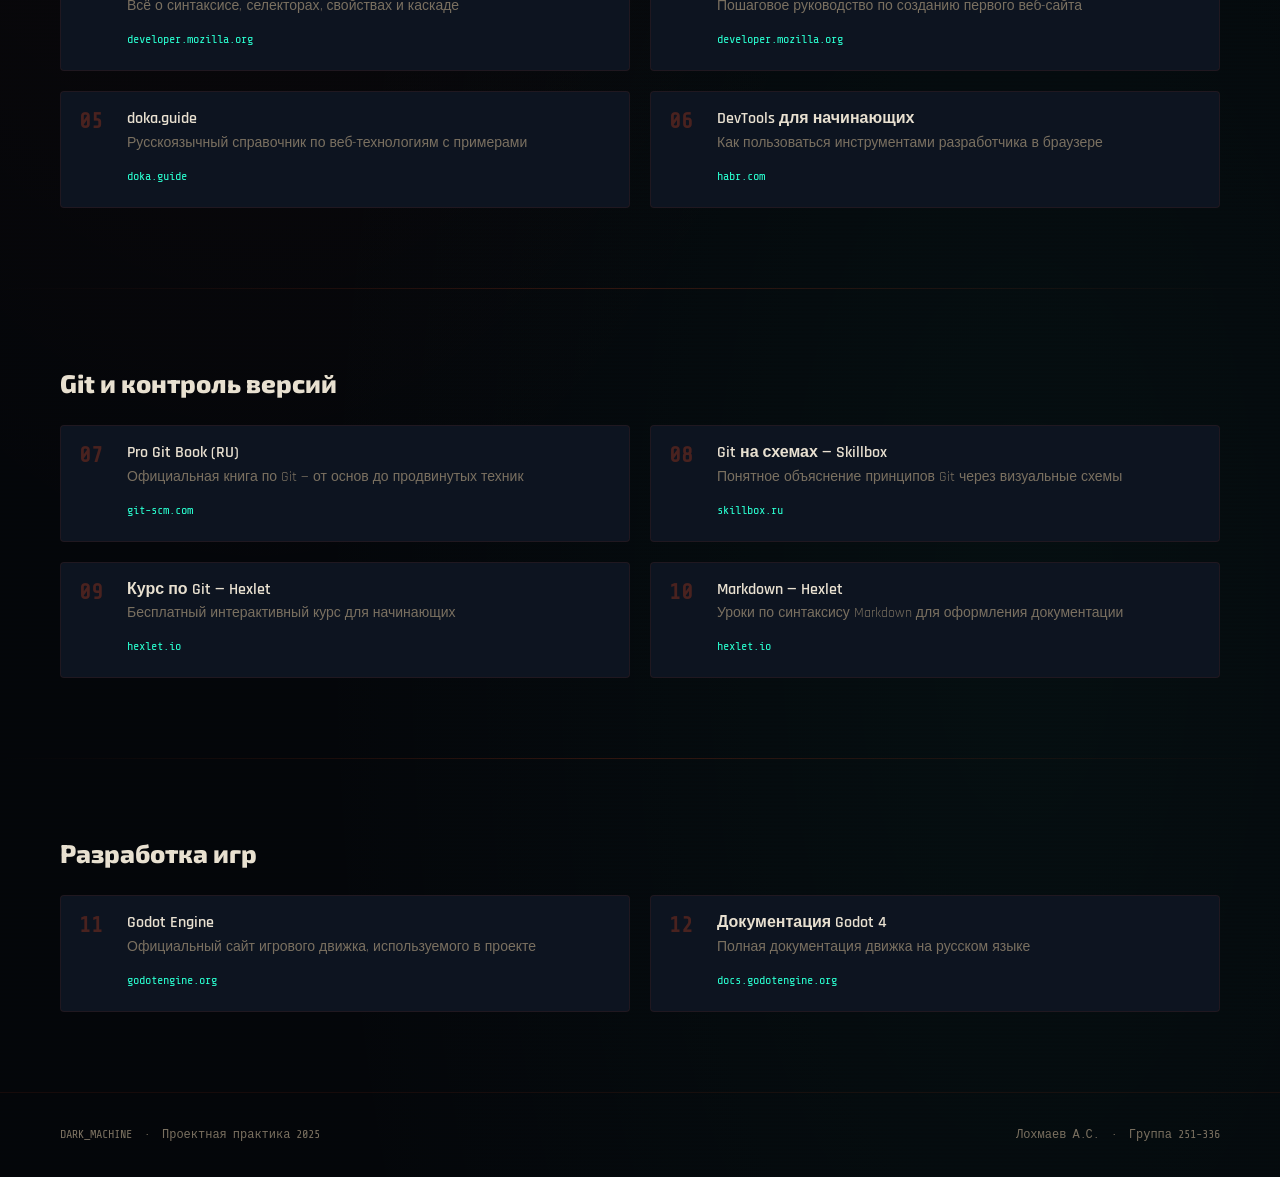
<file: site/resources.html>
<!DOCTYPE html>
<html lang="ru">
<head>
    <meta charset="UTF-8">
    <meta name="viewport" content="width=device-width, initial-scale=1.0">
    <title>Dark Machine — Ресурсы</title>
    <link rel="stylesheet" href="assets/css/style.css">
</head>
<body>

<header class="site-header">
    <div class="container header-inner">
        <a class="logo" href="index.html">
            <img src="images/logoDM.png" alt="DM">
            <span class="logo-bracket">[</span>&nbsp;DARK_MACHINE&nbsp;<span class="logo-bracket">]</span>
        </a>
        <nav class="nav">
            <a href="index.html" class="nav-link">Главная</a>
            <a href="about.html" class="nav-link">О проекте</a>
            <a href="participants.html" class="nav-link">Участники</a>
            <a href="journal.html" class="nav-link">Журнал</a>
            <a href="resources.html" class="nav-link active">Ресурсы</a>
        </nav>
    </div>
</header>

<main>

    <section class="page-hero">
        <div class="container">
            <div class="eyebrow">Материалы проекта</div>
            <h1 style="font-size:clamp(40px,6vw,76px);letter-spacing:-0.04em;margin-bottom:16px;">Ресурсы</h1>
            <p style="font-size:18px;max-width:580px;">
                Полезные ссылки по проекту: репозиторий, инструменты разработки, обучающие материалы и организация-партнёр.
            </p>
        </div>
    </section>

    <!-- ═══ РЕПОЗИТОРИЙ ═══ -->
    <section class="section">
        <div class="container">
            <div class="split">
                <div>
                    <div class="eyebrow">Репозиторий проекта</div>
                    <h2>Исходный код на GitHub</h2>
                    <p>
                        Репозиторий содержит всю документацию проекта, сайт практики и материалы разработки.
                        Открыт для просмотра — можно изучить историю коммитов и структуру файлов.
                    </p>
                    <a class="repo-btn" href="https://github.com/AyanamiFRei/DarkMachine" target="_blank" rel="noopener">
                        <svg viewBox="0 0 24 24" xmlns="http://www.w3.org/2000/svg">
                            <path d="M12 .297c-6.63 0-12 5.373-12 12 0 5.303 3.438 9.8 8.205 11.385.6.113.82-.258.82-.577 0-.285-.01-1.04-.015-2.04-3.338.724-4.042-1.61-4.042-1.61C4.422 18.07 3.633 17.7 3.633 17.7c-1.087-.744.084-.729.084-.729 1.205.084 1.838 1.236 1.838 1.236 1.07 1.835 2.809 1.305 3.495.998.108-.776.417-1.305.76-1.605-2.665-.3-5.466-1.332-5.466-5.93 0-1.31.465-2.38 1.235-3.22-.135-.303-.54-1.523.105-3.176 0 0 1.005-.322 3.3 1.23.96-.267 1.98-.399 3-.405 1.02.006 2.04.138 3 .405 2.28-1.552 3.285-1.23 3.285-1.23.645 1.653.24 2.873.12 3.176.765.84 1.23 1.91 1.23 3.22 0 4.61-2.805 5.625-5.475 5.92.43.372.823 1.102.823 2.222 0 1.606-.015 2.896-.015 3.286 0 .315.21.69.825.57C20.565 22.092 24 17.592 24 12.297c0-6.627-5.373-12-12-12"/>
                        </svg>
                        github.com/AyanamiFRei/DarkMachine
                    </a>
                </div>
                <div class="card" style="display:flex;align-items:center;justify-content:center;min-height:200px;">
                    <img src="images/logoDM.png" alt="Dark Machine" style="width:150px;height:150px;object-fit:contain;filter:drop-shadow(0 0 30px rgba(255,74,28,0.5));animation:pulse-ring 3s ease-in-out infinite;">
                </div>
            </div>
        </div>
    </section>

    <div class="divider"></div>

    <!-- ═══ ОРГАНИЗАЦИЯ-ПАРТНЁР ═══ -->
    <section class="section">
        <div class="container">
            <div class="eyebrow">Организация-партнёр</div>
            <h2>Московский Политехнический Университет</h2>
            <p style="max-width:640px;margin-bottom:28px;">
                Практика реализована в партнёрстве с Московским Политехническим Университетом.
                Вуз обеспечивает методическое сопровождение проектов и возможность взаимодействия
                с реальными задачами IT-индустрии.
            </p>
            <div class="cards-grid" style="grid-template-columns: repeat(3,1fr);">
                <div class="card" style="padding:20px;">
                    <div class="stat-badge teal">Направление</div>
                    <p style="font-size:15px;margin-top:8px;">Подготовка IT-специалистов, инженеров и дизайнеров цифровых продуктов</p>
                </div>
                <div class="card" style="padding:20px;">
                    <div class="stat-badge">Формат</div>
                    <p style="font-size:15px;margin-top:8px;">Проектная деятельность в составе межкурсовых команд разработки</p>
                </div>
                <div class="card" style="padding:20px;">
                    <div class="stat-badge teal">Сайт</div>
                    <a href="https://mospolytech.ru" target="_blank" style="color:var(--teal);font-family:var(--mono);font-size:13px;">mospolytech.ru</a>
                </div>
            </div>
        </div>
    </section>

    <div class="divider"></div>

    <!-- ═══ HTML / CSS ═══ -->
    <section class="section">
        <div class="container">
            <div class="eyebrow">Используемые материалы</div>
            <h2>HTML и CSS</h2>
            <div class="resource-grid" style="margin-top: 28px;">
                <div class="resource-item">
                    <div class="resource-num">01</div>
                    <div>
                        <h4>Введение в CSS-вёрстку</h4>
                        <p>Основы CSS Layout: Flexbox, Grid, позиционирование</p>
                        <a href="https://developer.mozilla.org/ru/docs/Learn_web_development/Core/CSS_layout/Introduction" target="_blank">developer.mozilla.org</a>
                    </div>
                </div>
                <div class="resource-item">
                    <div class="resource-num">02</div>
                    <div>
                        <h4>Элементы HTML — MDN</h4>
                        <p>Полный справочник по тегам и атрибутам HTML5</p>
                        <a href="https://developer.mozilla.org/ru/docs/Web/HTML/Element" target="_blank">developer.mozilla.org</a>
                    </div>
                </div>
                <div class="resource-item">
                    <div class="resource-num">03</div>
                    <div>
                        <h4>Основы CSS — MDN</h4>
                        <p>Всё о синтаксисе, селекторах, свойствах и каскаде</p>
                        <a href="https://developer.mozilla.org/ru/docs/Web/CSS" target="_blank">developer.mozilla.org</a>
                    </div>
                </div>
                <div class="resource-item">
                    <div class="resource-num">04</div>
                    <div>
                        <h4>Первый сайт — MDN</h4>
                        <p>Пошаговое руководство по созданию первого веб-сайта</p>
                        <a href="https://developer.mozilla.org/ru/docs/Learn_web_development/Getting_started/Your_first_website/Creating_the_content" target="_blank">developer.mozilla.org</a>
                    </div>
                </div>
                <div class="resource-item">
                    <div class="resource-num">05</div>
                    <div>
                        <h4>doka.guide</h4>
                        <p>Русскоязычный справочник по веб-технологиям с примерами</p>
                        <a href="https://doka.guide/" target="_blank">doka.guide</a>
                    </div>
                </div>
                <div class="resource-item">
                    <div class="resource-num">06</div>
                    <div>
                        <h4>DevTools для начинающих</h4>
                        <p>Как пользоваться инструментами разработчика в браузере</p>
                        <a href="https://habr.com/ru/articles/548898/" target="_blank">habr.com</a>
                    </div>
                </div>
            </div>
        </div>
    </section>

    <div class="divider"></div>

    <!-- ═══ GIT ═══ -->
    <section class="section">
        <div class="container">
            <h2>Git и контроль версий</h2>
            <div class="resource-grid" style="margin-top: 28px;">
                <div class="resource-item">
                    <div class="resource-num">07</div>
                    <div>
                        <h4>Pro Git Book (RU)</h4>
                        <p>Официальная книга по Git — от основ до продвинутых техник</p>
                        <a href="https://git-scm.com/book/ru/v2" target="_blank">git-scm.com</a>
                    </div>
                </div>
                <div class="resource-item">
                    <div class="resource-num">08</div>
                    <div>
                        <h4>Git на схемах — Skillbox</h4>
                        <p>Понятное объяснение принципов Git через визуальные схемы</p>
                        <a href="https://skillbox.ru/media/code/chto_takoe_git_obyasnyaem_na_skhemakh/" target="_blank">skillbox.ru</a>
                    </div>
                </div>
                <div class="resource-item">
                    <div class="resource-num">09</div>
                    <div>
                        <h4>Курс по Git — Hexlet</h4>
                        <p>Бесплатный интерактивный курс для начинающих</p>
                        <a href="https://ru.hexlet.io/courses/intro_to_git" target="_blank">hexlet.io</a>
                    </div>
                </div>
                <div class="resource-item">
                    <div class="resource-num">10</div>
                    <div>
                        <h4>Markdown — Hexlet</h4>
                        <p>Уроки по синтаксису Markdown для оформления документации</p>
                        <a href="https://ru.hexlet.io/lesson_filters/markdown" target="_blank">hexlet.io</a>
                    </div>
                </div>
            </div>
        </div>
    </section>

    <div class="divider"></div>

    <!-- ═══ РАЗРАБОТКА ИГР ═══ -->
    <section class="section">
        <div class="container">
            <h2>Разработка игр</h2>
            <div class="resource-grid" style="margin-top: 28px;">
                <div class="resource-item">
                    <div class="resource-num">11</div>
                    <div>
                        <h4>Godot Engine</h4>
                        <p>Официальный сайт игрового движка, используемого в проекте</p>
                        <a href="https://godotengine.org/" target="_blank">godotengine.org</a>
                    </div>
                </div>
                <div class="resource-item">
                    <div class="resource-num">12</div>
                    <div>
                        <h4>Документация Godot 4</h4>
                        <p>Полная документация движка на русском языке</p>
                        <a href="https://docs.godotengine.org/ru/4.x/" target="_blank">docs.godotengine.org</a>
                    </div>
                </div>
            </div>
        </div>
    </section>

</main>

<footer class="site-footer">
    <div class="container footer-inner">
        <p>DARK_MACHINE &nbsp;·&nbsp; Проектная практика 2025</p>
        <p>Лохмаев А.С. &nbsp;·&nbsp; Группа 251-336</p>
    </div>
</footer>

<script src="assets/js/main.js"></script>
</body>
</html>
</file>
<file: site/assets/css/style.css>
@import url('https://fonts.googleapis.com/css2?family=Share+Tech+Mono&family=Rajdhani:wght@400;500;600;700&family=Exo+2:wght@300;400;600;800&display=swap');

:root {
    --bg:        #04060a;
    --bg2:       #080c12;
    --bg3:       #0d1420;
    --panel:     #0a0f18;
    --border:    rgba(255,80,30,0.18);
    --border2:   rgba(255,80,30,0.08);
    --red:       #ff4a1c;
    --red-dim:   #c03510;
    --amber:     #ffb830;
    --teal:      #2affd0;
    --text:      #e8e0d0;
    --muted:     #7a7060;
    --mono:      'Share Tech Mono', monospace;
    --display:   'Exo 2', sans-serif;
    --body:      'Rajdhani', sans-serif;
    --glow-r:    0 0 18px rgba(255,74,28,0.5);
    --glow-t:    0 0 18px rgba(42,255,208,0.4);
}

*, *::before, *::after { box-sizing: border-box; margin: 0; padding: 0; }

html { scroll-behavior: smooth; }

body {
    background: var(--bg);
    color: var(--text);
    font-family: var(--body);
    font-size: 17px;
    line-height: 1.65;
    min-height: 100vh;
    /* CRT scanline overlay */
    background-image:
        repeating-linear-gradient(
            0deg,
            transparent,
            transparent 2px,
            rgba(0,0,0,0.07) 2px,
            rgba(0,0,0,0.07) 4px
        ),
        radial-gradient(ellipse at 20% 10%, rgba(255,74,28,0.06) 0%, transparent 55%),
        radial-gradient(ellipse at 80% 80%, rgba(42,255,208,0.04) 0%, transparent 50%);
}

a { color: inherit; text-decoration: none; }
p { color: var(--muted); margin-bottom: 1rem; }
p:last-child { margin-bottom: 0; }
h1,h2,h3,h4 { font-family: var(--display); font-weight: 800; line-height: 1.1; color: var(--text); }

/* ─── NOISE TEXTURE ─── */
body::before {
    content: '';
    position: fixed; inset: 0; z-index: 0; pointer-events: none;
    opacity: 0.025;
    background-image: url("data:image/svg+xml,%3Csvg viewBox='0 0 256 256' xmlns='http://www.w3.org/2000/svg'%3E%3Cfilter id='n'%3E%3CfeTurbulence type='fractalNoise' baseFrequency='0.9' numOctaves='4' stitchTiles='stitch'/%3E%3C/filter%3E%3Crect width='100%25' height='100%25' filter='url(%23n)'/%3E%3C/svg%3E");
    background-size: 200px 200px;
}

/* ─── LAYOUT ─── */
.container { width: min(1160px, calc(100% - 32px)); margin: 0 auto; }
.section { padding: 80px 0; position: relative; z-index: 1; }

/* ─── HEADER ─── */
.site-header {
    position: sticky; top: 0; z-index: 100;
    background: rgba(4,6,10,0.92);
    backdrop-filter: blur(16px);
    border-bottom: 1px solid var(--border);
}

.header-inner {
    display: flex; align-items: center; justify-content: space-between;
    gap: 24px; min-height: 68px;
}

.logo {
    display: flex; align-items: center; gap: 12px;
    font-family: var(--mono); font-size: 18px; font-weight: 400;
    letter-spacing: 0.08em; color: var(--red);
    text-shadow: var(--glow-r);
}

.logo img { width: 34px; height: 34px; object-fit: contain; filter: drop-shadow(0 0 8px rgba(255,74,28,0.6)); }

.logo-bracket { color: var(--muted); opacity: 0.5; }

.nav { display: flex; align-items: center; gap: 4px; flex-wrap: wrap; }

.nav-link {
    font-family: var(--mono); font-size: 13px; letter-spacing: 0.1em;
    text-transform: uppercase; padding: 8px 14px; border-radius: 3px;
    color: var(--muted); transition: all 0.2s ease; border: 1px solid transparent;
}

.nav-link:hover, .nav-link.active {
    color: var(--teal); border-color: rgba(42,255,208,0.25);
    background: rgba(42,255,208,0.05); text-shadow: var(--glow-t);
}

/* ─── PAGE HERO ─── */
.page-hero {
    padding: 72px 0 52px;
    border-bottom: 1px solid var(--border2);
    position: relative; z-index: 1;
}

.eyebrow {
    font-family: var(--mono); font-size: 12px; letter-spacing: 0.2em;
    text-transform: uppercase; color: var(--teal); margin-bottom: 14px;
    text-shadow: var(--glow-t);
}
.eyebrow::before { content: '// '; opacity: 0.5; }

/* ─── CARDS ─── */
.card {
    background: var(--panel);
    border: 1px solid var(--border);
    border-radius: 4px;
    padding: 28px;
    position: relative;
    overflow: hidden;
    transition: border-color 0.25s, box-shadow 0.25s;
}

.card::before {
    content: '';
    position: absolute; top: 0; left: 0; right: 0; height: 2px;
    background: linear-gradient(90deg, var(--red), transparent);
    opacity: 0.6;
}

.card:hover {
    border-color: rgba(255,74,28,0.35);
    box-shadow: 0 0 28px rgba(255,74,28,0.08);
}

.card.teal::before { background: linear-gradient(90deg, var(--teal), transparent); }
.card.teal:hover { border-color: rgba(42,255,208,0.35); box-shadow: 0 0 28px rgba(42,255,208,0.06); }

.card.wide { grid-column: span 2; }

.cards-grid { display: grid; grid-template-columns: repeat(3,1fr); gap: 20px; }
.cards-grid-2 { display: grid; grid-template-columns: repeat(2,1fr); gap: 20px; }

.card h3 { font-size: 18px; margin-bottom: 10px; color: var(--text); }

/* ─── CORNER DECORATION ─── */
.card-corner {
    position: absolute; top: 12px; right: 12px;
    font-family: var(--mono); font-size: 10px; color: var(--red-dim);
    letter-spacing: 0.1em; opacity: 0.6;
}

/* ─── STAT BADGE ─── */
.stat-badge {
    display: inline-block;
    font-family: var(--mono); font-size: 11px; letter-spacing: 0.1em;
    text-transform: uppercase; padding: 4px 10px;
    border: 1px solid rgba(255,74,28,0.3); border-radius: 2px;
    color: var(--red); background: rgba(255,74,28,0.06);
    margin-bottom: 10px;
}

.stat-badge.teal {
    border-color: rgba(42,255,208,0.3); color: var(--teal);
    background: rgba(42,255,208,0.05);
}

/* ─── TERMINAL LINE ─── */
.terminal-line {
    font-family: var(--mono); font-size: 13px; color: var(--teal);
    opacity: 0.7; margin-bottom: 6px;
}
.terminal-line::before { content: '> '; color: var(--red); }

/* ─── HERO SECTION (INDEX) ─── */
.hero-wrap {
    min-height: calc(100vh - 68px);
    display: flex; align-items: center;
    position: relative; overflow: hidden; z-index: 1;
    padding: 60px 0;
}

.hero-grid { display: grid; grid-template-columns: 1fr 1fr; gap: 60px; align-items: center; }

.hero-badge {
    display: inline-flex; align-items: center; gap: 8px;
    font-family: var(--mono); font-size: 12px; letter-spacing: 0.15em;
    text-transform: uppercase; color: var(--amber);
    border: 1px solid rgba(255,184,48,0.3); border-radius: 2px;
    padding: 6px 14px; margin-bottom: 28px;
}

.hero-badge::before { content: ''; display: block; width: 7px; height: 7px; border-radius: 50%; background: var(--amber); animation: blink 1.4s infinite; }

@keyframes blink { 0%,100%{opacity:1} 50%{opacity:0.2} }

h1.hero-title {
    font-size: clamp(48px, 7vw, 90px);
    letter-spacing: -0.04em;
    margin-bottom: 24px;
    background: linear-gradient(135deg, var(--text) 40%, var(--red) 100%);
    -webkit-background-clip: text;
    -webkit-text-fill-color: transparent;
    background-clip: text;
}

.hero-desc { font-size: 18px; color: var(--muted); max-width: 520px; margin-bottom: 36px; }

.btn {
    display: inline-flex; align-items: center; gap: 8px;
    font-family: var(--mono); font-size: 13px; letter-spacing: 0.1em;
    text-transform: uppercase; padding: 14px 24px;
    border-radius: 3px; border: 1px solid; transition: all 0.25s;
    cursor: pointer;
}

.btn-primary {
    background: var(--red); border-color: var(--red); color: #fff;
    box-shadow: 0 0 22px rgba(255,74,28,0.35);
}
.btn-primary:hover { background: #ff6340; box-shadow: 0 0 35px rgba(255,74,28,0.55); transform: translateY(-2px); }

.btn-ghost {
    background: transparent; border-color: var(--border); color: var(--muted);
}
.btn-ghost:hover { border-color: rgba(255,74,28,0.4); color: var(--text); }

.hero-actions { display: flex; gap: 14px; flex-wrap: wrap; }

/* ─── HERO VISUAL ─── */
.hero-visual {
    display: flex; align-items: center; justify-content: center;
    position: relative;
}

.logo-display {
    width: 300px; height: 300px;
    border-radius: 50%;
    display: flex; align-items: center; justify-content: center;
    position: relative;
    background: radial-gradient(circle, rgba(255,74,28,0.1) 0%, transparent 70%);
    animation: pulse-ring 3s ease-in-out infinite;
}

@keyframes pulse-ring {
    0%,100% { box-shadow: 0 0 40px rgba(255,74,28,0.15), inset 0 0 40px rgba(255,74,28,0.05); }
    50%      { box-shadow: 0 0 80px rgba(255,74,28,0.3),  inset 0 0 60px rgba(255,74,28,0.1); }
}

.logo-display img { width: 220px; height: 220px; object-fit: contain; filter: drop-shadow(0 0 30px rgba(255,74,28,0.7)); }

.orbit {
    position: absolute; border-radius: 50%; border: 1px dashed rgba(255,74,28,0.2);
}
.orbit-1 { width: 340px; height: 340px; animation: spin 20s linear infinite; }
.orbit-2 { width: 420px; height: 420px; animation: spin 35s linear infinite reverse; border-color: rgba(42,255,208,0.1); }

@keyframes spin { from{transform:rotate(0deg)} to{transform:rotate(360deg)} }

/* ─── SECTION HEADING ─── */
.section-head { margin-bottom: 44px; }
.section-head h2 { font-size: clamp(32px, 4vw, 52px); letter-spacing: -0.03em; }

/* ─── SPEC TABLE ─── */
.spec-table { width: 100%; border-collapse: collapse; font-family: var(--mono); font-size: 14px; }
.spec-table tr { border-bottom: 1px solid var(--border2); }
.spec-table tr:last-child { border-bottom: none; }
.spec-table td { padding: 12px 16px; }
.spec-table td:first-child { color: var(--muted); width: 40%; }
.spec-table td:last-child { color: var(--teal); }

/* ─── TIMELINE (JOURNAL) ─── */
.timeline { position: relative; padding-left: 36px; }
.timeline::before {
    content: ''; position: absolute; left: 0; top: 8px; bottom: 8px;
    width: 1px; background: linear-gradient(180deg, var(--red), transparent);
}

.tl-entry { position: relative; margin-bottom: 48px; }

.tl-dot {
    position: absolute; left: -41px; top: 8px;
    width: 10px; height: 10px; border-radius: 50%;
    background: var(--bg); border: 2px solid var(--red);
    box-shadow: 0 0 10px rgba(255,74,28,0.5);
}

.tl-tag {
    font-family: var(--mono); font-size: 11px; letter-spacing: 0.15em;
    text-transform: uppercase; color: var(--red); margin-bottom: 10px;
}

.tl-entry h2 { font-size: 24px; margin-bottom: 14px; }
.tl-entry .card { margin-top: 0; }

/* ─── PARTICIPANT CARD ─── */
.participant-card {
    background: var(--panel); border: 1px solid var(--border);
    border-radius: 4px; overflow: hidden;
}

.participant-header {
    background: linear-gradient(135deg, rgba(255,74,28,0.12), transparent);
    padding: 28px; border-bottom: 1px solid var(--border2);
}

.participant-header h2 { font-size: 28px; margin-bottom: 6px; }
.participant-meta { font-family: var(--mono); font-size: 12px; color: var(--teal); letter-spacing: 0.1em; }

.participant-body { padding: 28px; }

.skill-tags { display: flex; flex-wrap: wrap; gap: 8px; margin-top: 16px; }
.skill-tag {
    font-family: var(--mono); font-size: 11px; letter-spacing: 0.08em;
    text-transform: uppercase; padding: 5px 12px;
    border: 1px solid var(--border); border-radius: 2px; color: var(--muted);
    background: var(--bg3);
}

/* ─── CONTRIBUTION LIST ─── */
.contrib-list { list-style: none; padding: 0; margin: 0; }
.contrib-list li {
    padding: 10px 0; border-bottom: 1px solid var(--border2);
    display: flex; gap: 14px; align-items: flex-start; color: var(--muted);
    font-size: 16px;
}
.contrib-list li:last-child { border-bottom: none; }
.contrib-list li::before {
    content: '→'; color: var(--red); font-family: var(--mono);
    font-size: 13px; margin-top: 2px; flex-shrink: 0;
}

/* ─── RESOURCE CARDS ─── */
.resource-grid { display: grid; grid-template-columns: repeat(2,1fr); gap: 20px; }

.resource-item {
    display: flex; gap: 16px; align-items: flex-start;
    padding: 18px; background: var(--bg3); border: 1px solid var(--border2);
    border-radius: 4px; transition: border-color 0.2s, background 0.2s;
}

.resource-item:hover { border-color: var(--border); background: var(--panel); }

.resource-num {
    font-family: var(--mono); font-size: 22px; font-weight: 700;
    color: rgba(255,74,28,0.25); line-height: 1; flex-shrink: 0; width: 32px;
}

.resource-item h4 { font-size: 16px; margin-bottom: 4px; font-family: var(--body); font-weight: 600; }
.resource-item a { color: var(--teal); font-family: var(--mono); font-size: 12px; word-break: break-all; }
.resource-item a:hover { text-decoration: underline; }
.resource-item p { font-size: 14px; margin-bottom: 6px; margin-top: 4px; }

/* ─── SECTION DIVIDER ─── */
.divider {
    height: 1px; background: linear-gradient(90deg, transparent, var(--border), transparent);
    margin: 0;
}

/* ─── MEDIA EMBED ─── */
.media-embed {
    background: var(--bg3); border: 1px solid var(--border);
    border-radius: 4px; padding: 20px; margin: 24px 0;
    text-align: center;
}

.media-placeholder {
    background: linear-gradient(135deg, var(--bg), var(--bg3));
    border: 2px dashed rgba(255,74,28,0.2); border-radius: 4px;
    padding: 48px 24px; text-align: center;
}

.media-placeholder .icon { font-size: 36px; margin-bottom: 12px; opacity: 0.4; }
.media-placeholder p { font-family: var(--mono); font-size: 13px; margin: 0; }

/* ─── FOOTER ─── */
.site-footer {
    border-top: 1px solid var(--border2); padding: 32px 0;
    position: relative; z-index: 1;
}

.footer-inner {
    display: flex; justify-content: space-between; align-items: center;
    gap: 16px; flex-wrap: wrap;
}

.footer-inner p { font-family: var(--mono); font-size: 12px; color: var(--muted); margin: 0; }

/* ─── SPLIT SECTION ─── */
.split { display: grid; grid-template-columns: 1fr 1fr; gap: 60px; align-items: start; }
.split-wide { grid-template-columns: 1.2fr 0.8fr; }

/* ─── HIGHLIGHT BOX ─── */
.highlight-box {
    border-left: 3px solid var(--red); padding: 18px 22px;
    background: rgba(255,74,28,0.04); border-radius: 0 4px 4px 0;
    margin: 20px 0;
}
.highlight-box.teal { border-color: var(--teal); background: rgba(42,255,208,0.03); }

/* ─── TAG ROW ─── */
.tag-row { display: flex; flex-wrap: wrap; gap: 8px; margin-top: 14px; }
.tag {
    font-family: var(--mono); font-size: 12px; letter-spacing: 0.08em;
    text-transform: uppercase; padding: 5px 12px;
    border-radius: 2px; border: 1px solid rgba(42,255,208,0.25);
    color: var(--teal); background: rgba(42,255,208,0.05);
}

/* ─── REPO BUTTON ─── */
.repo-btn {
    display: inline-flex; align-items: center; gap: 10px;
    font-family: var(--mono); font-size: 13px; letter-spacing: 0.08em;
    text-transform: uppercase; padding: 14px 22px;
    border: 1px solid var(--border); border-radius: 3px;
    color: var(--text); background: var(--panel);
    transition: all 0.25s; margin-top: 12px;
}
.repo-btn:hover { border-color: var(--teal); color: var(--teal); background: rgba(42,255,208,0.05); }
.repo-btn svg { width: 18px; height: 18px; fill: currentColor; }

/* ─── RESPONSIVE ─── */
@media (max-width: 900px) {
    .hero-grid, .split, .split-wide { grid-template-columns: 1fr; gap: 40px; }
    .hero-visual { display: none; }
    .cards-grid, .cards-grid-2, .resource-grid { grid-template-columns: 1fr; }
    .card.wide { grid-column: span 1; }
    .header-inner { flex-direction: column; align-items: flex-start; padding: 14px 0; }
}

@media (max-width: 600px) {
    h1.hero-title { font-size: 44px; }
    .section { padding: 52px 0; }
}
</file>
